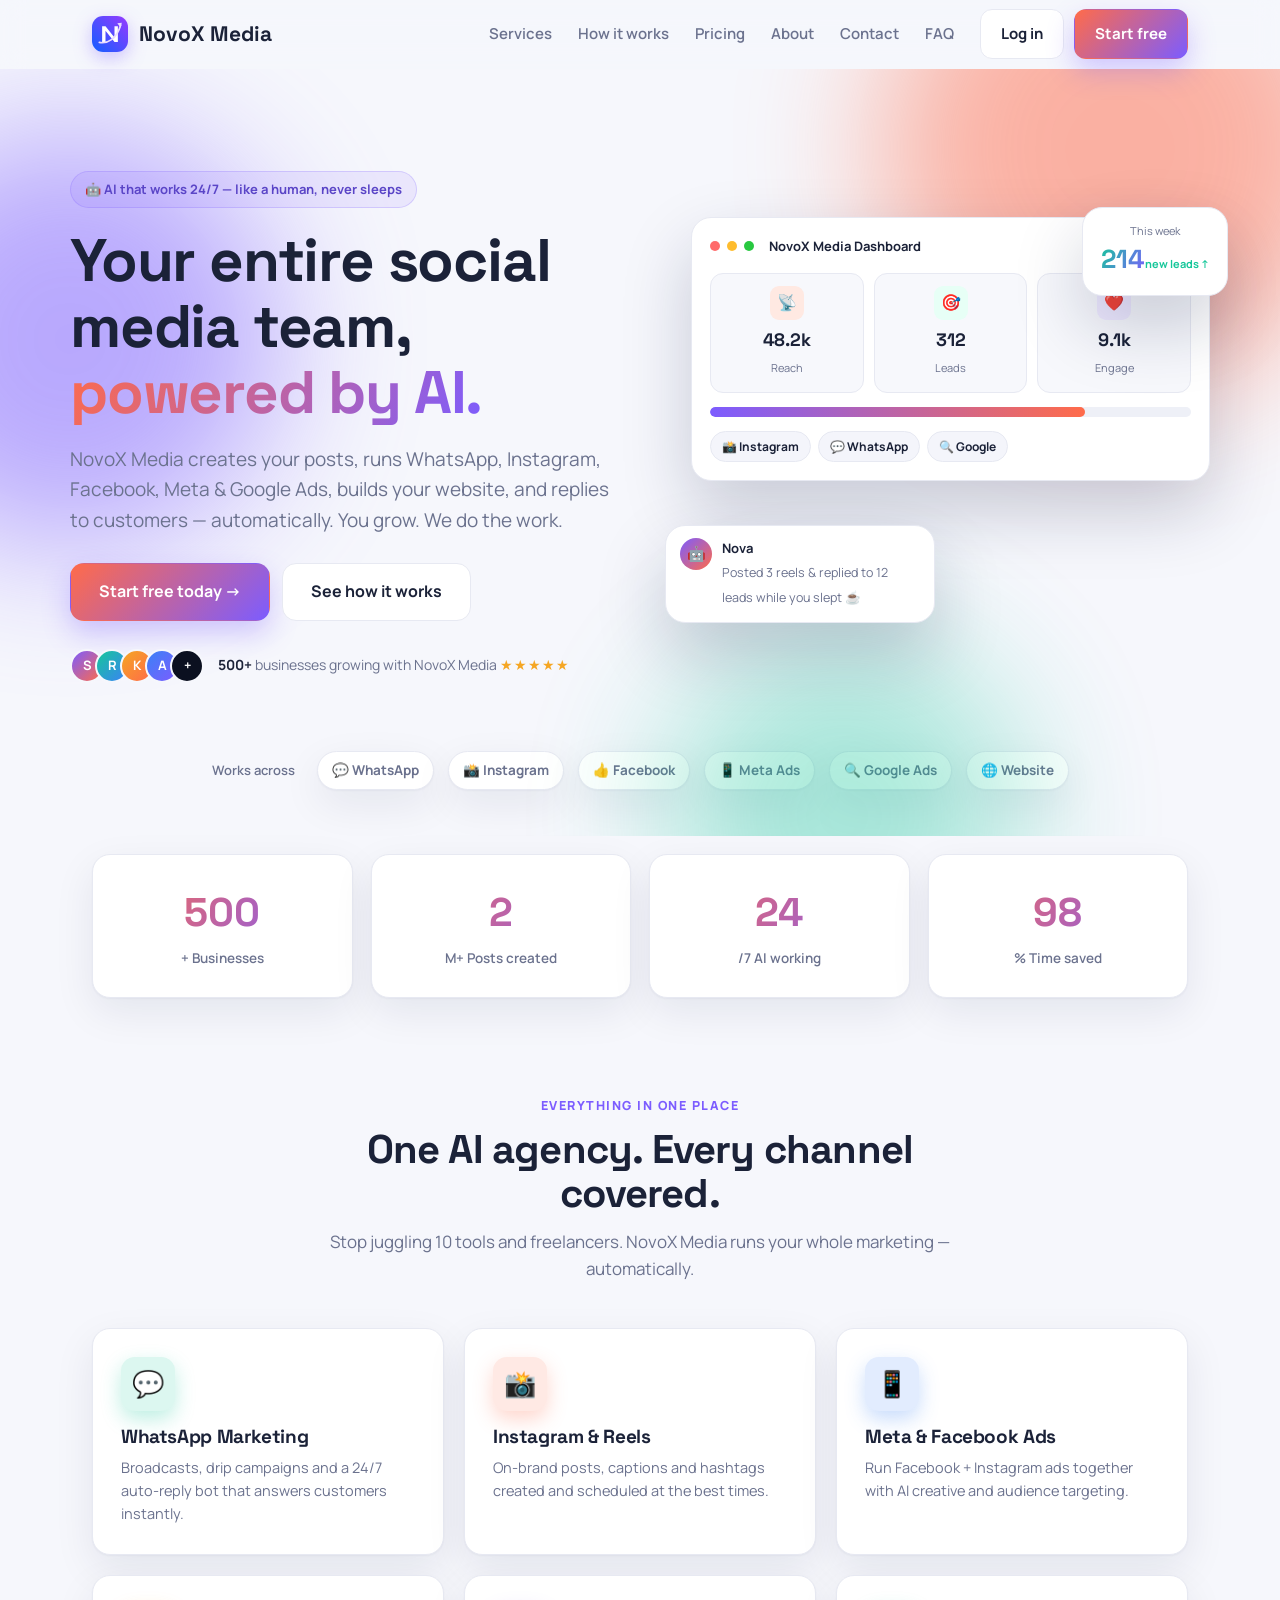
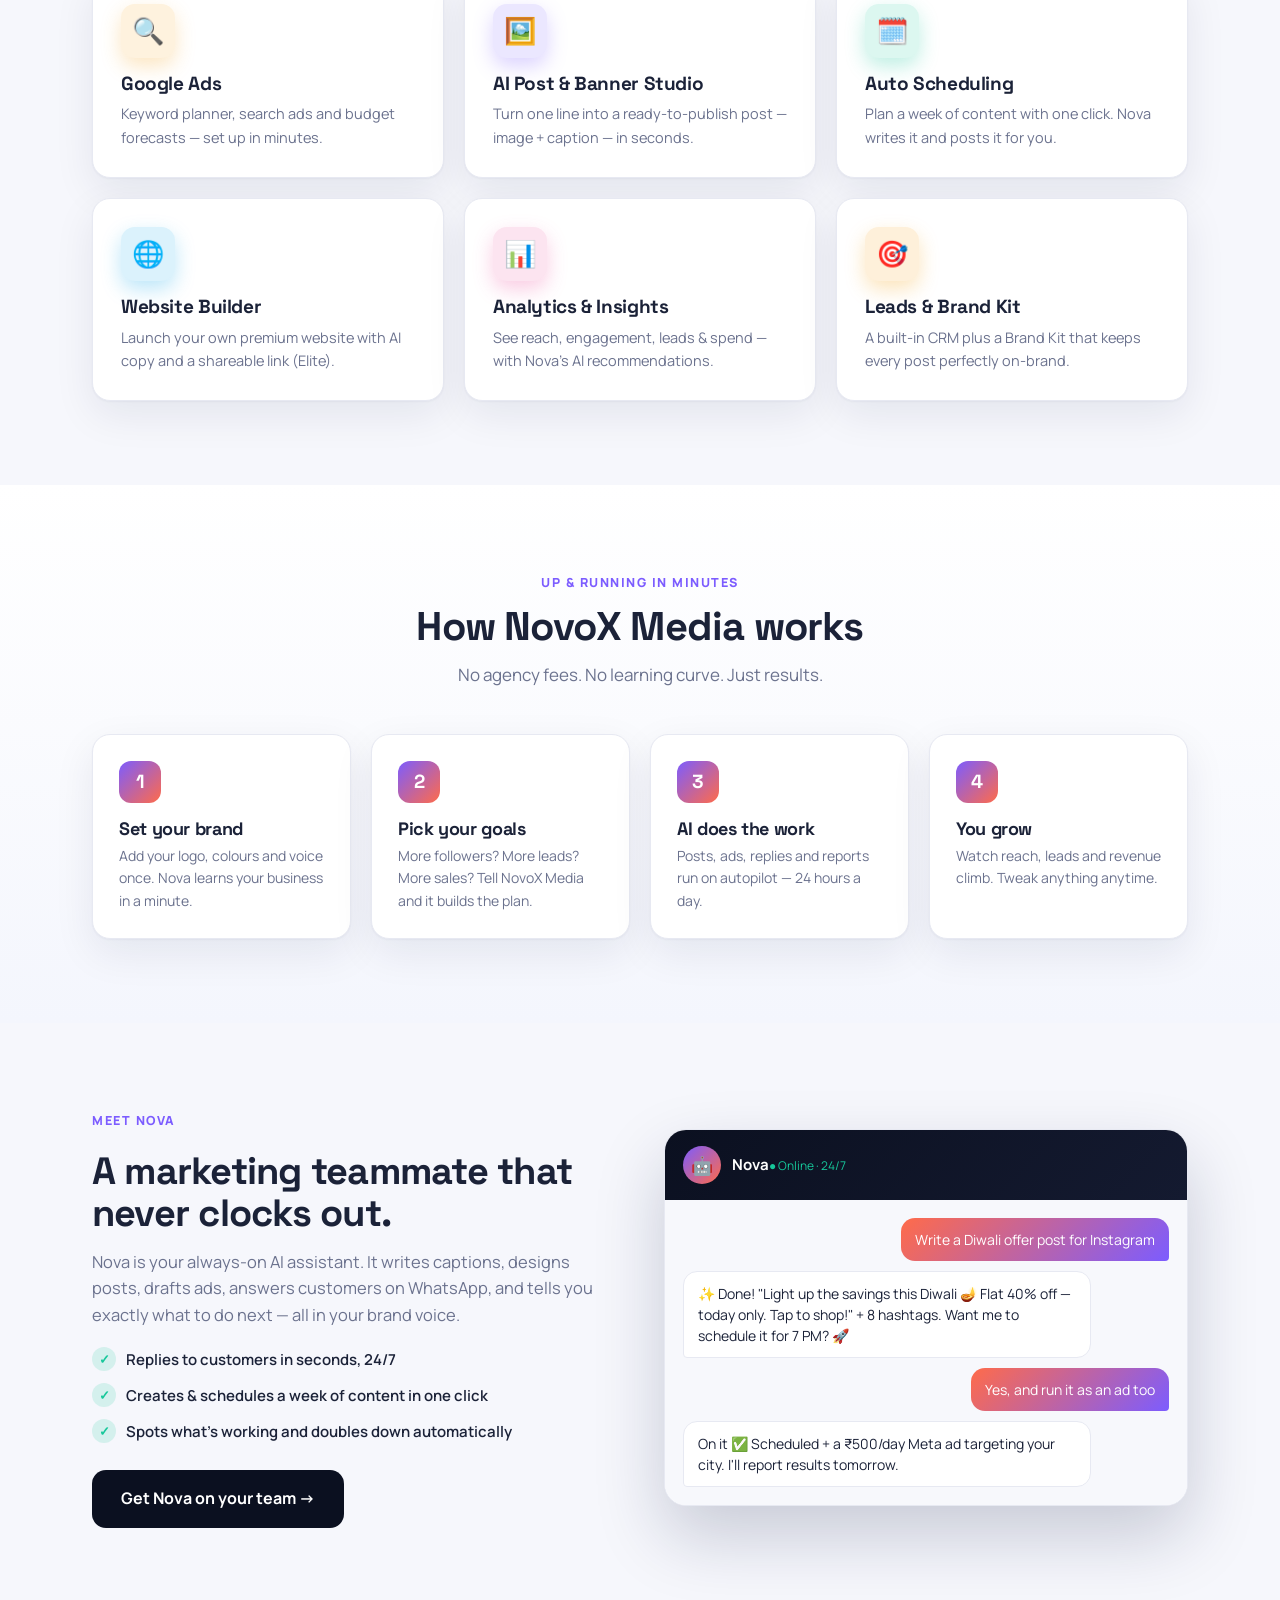
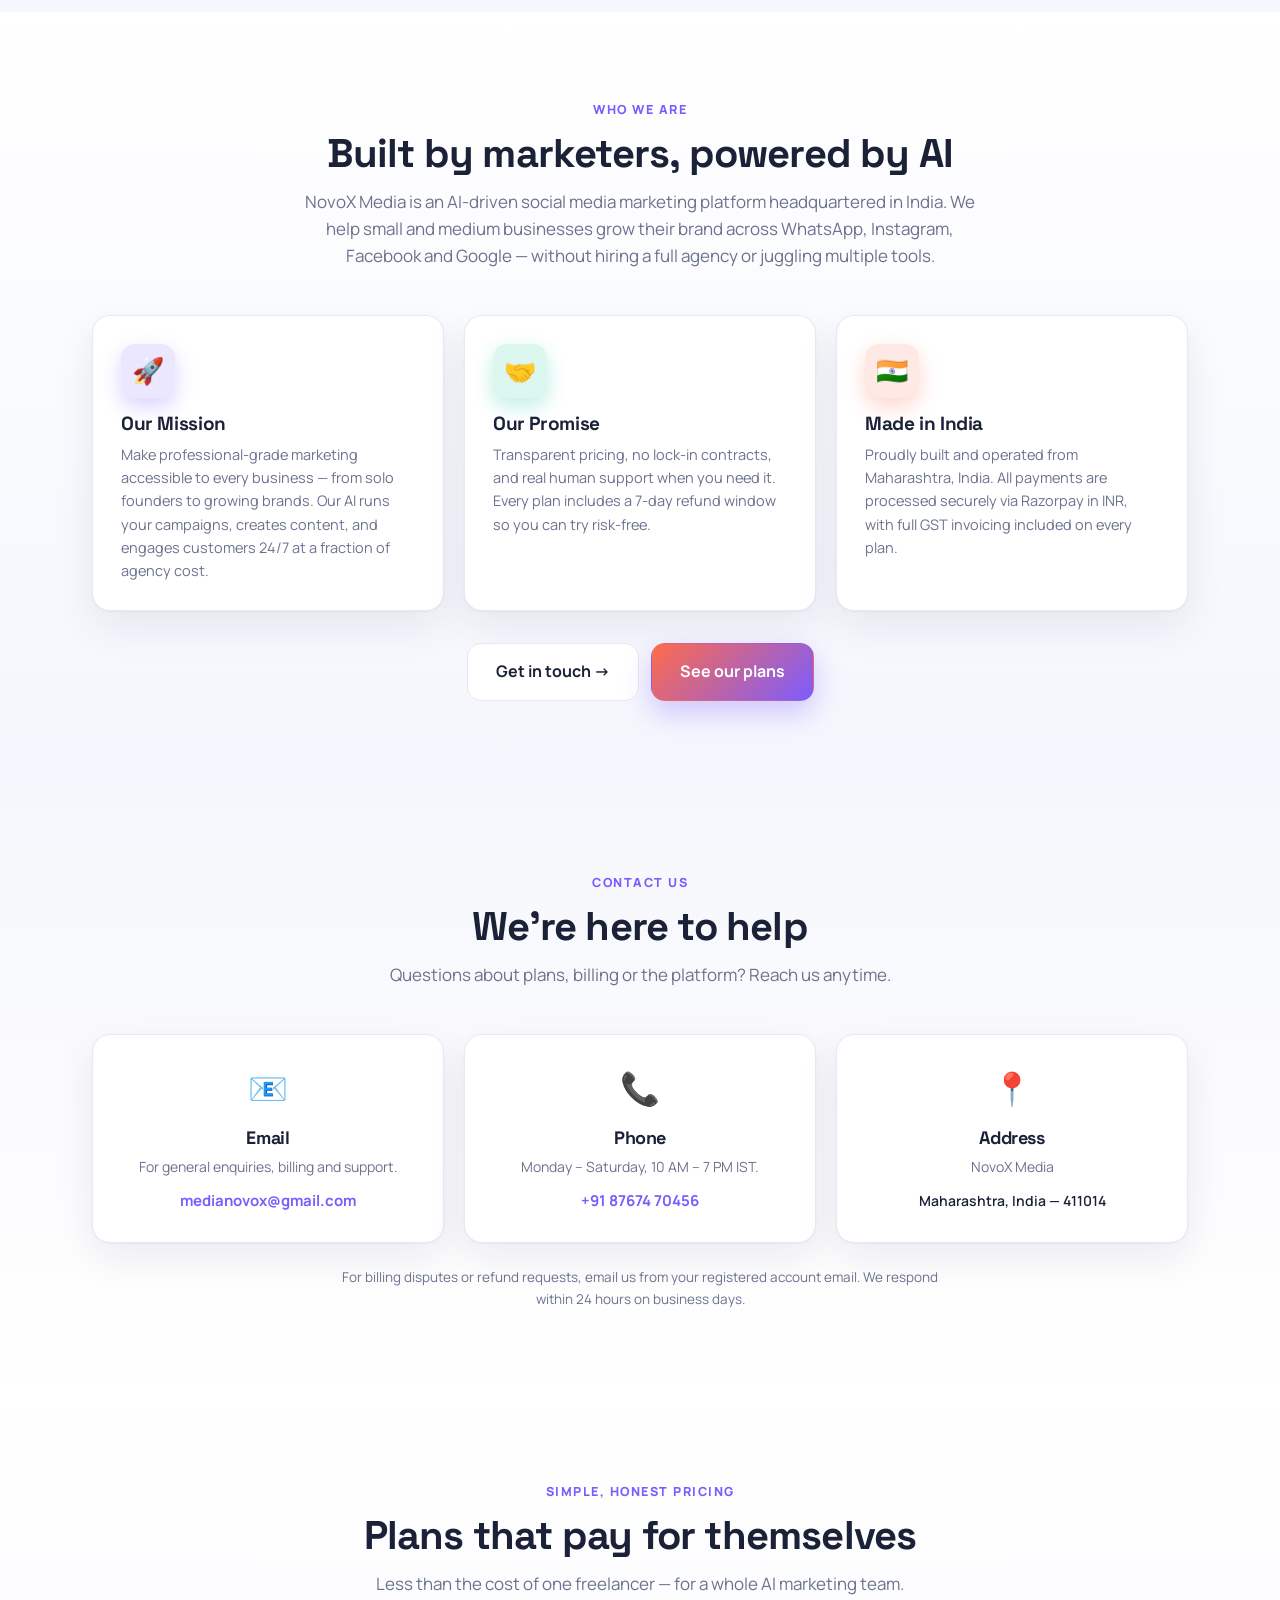
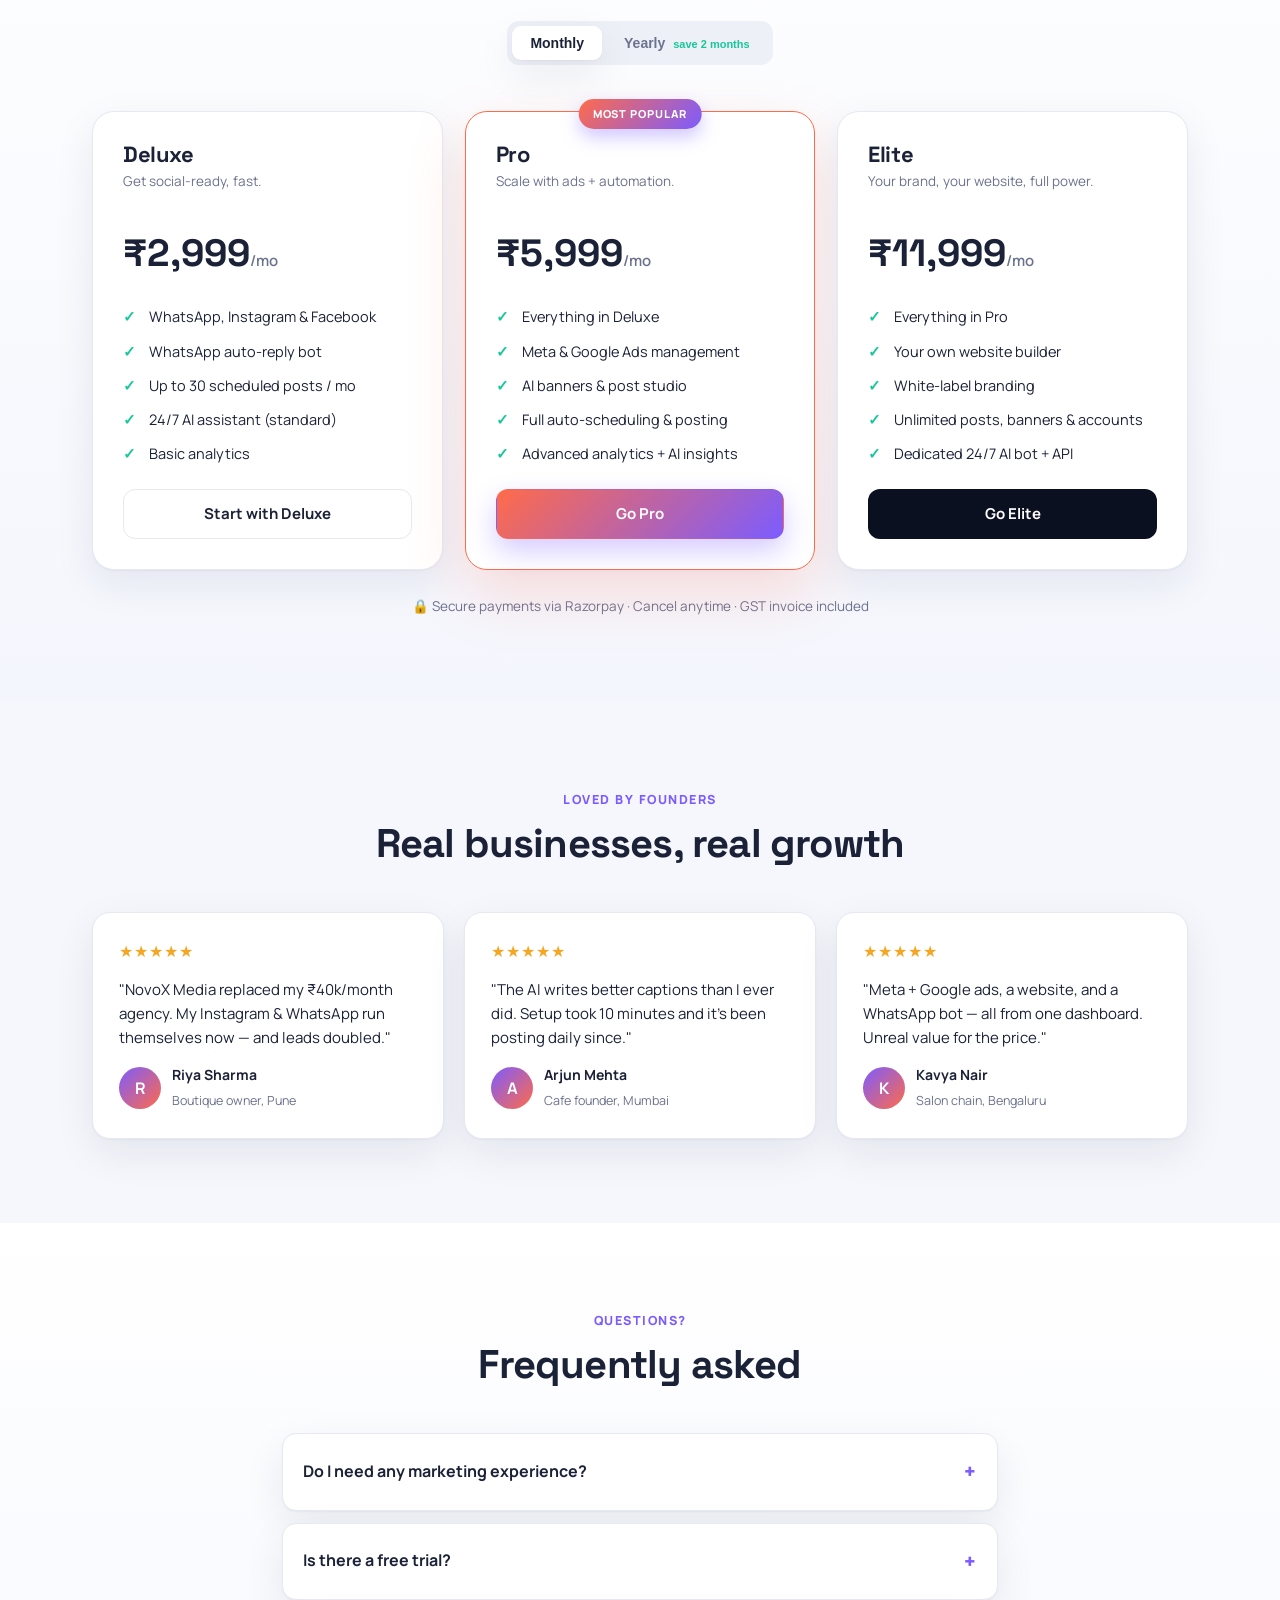
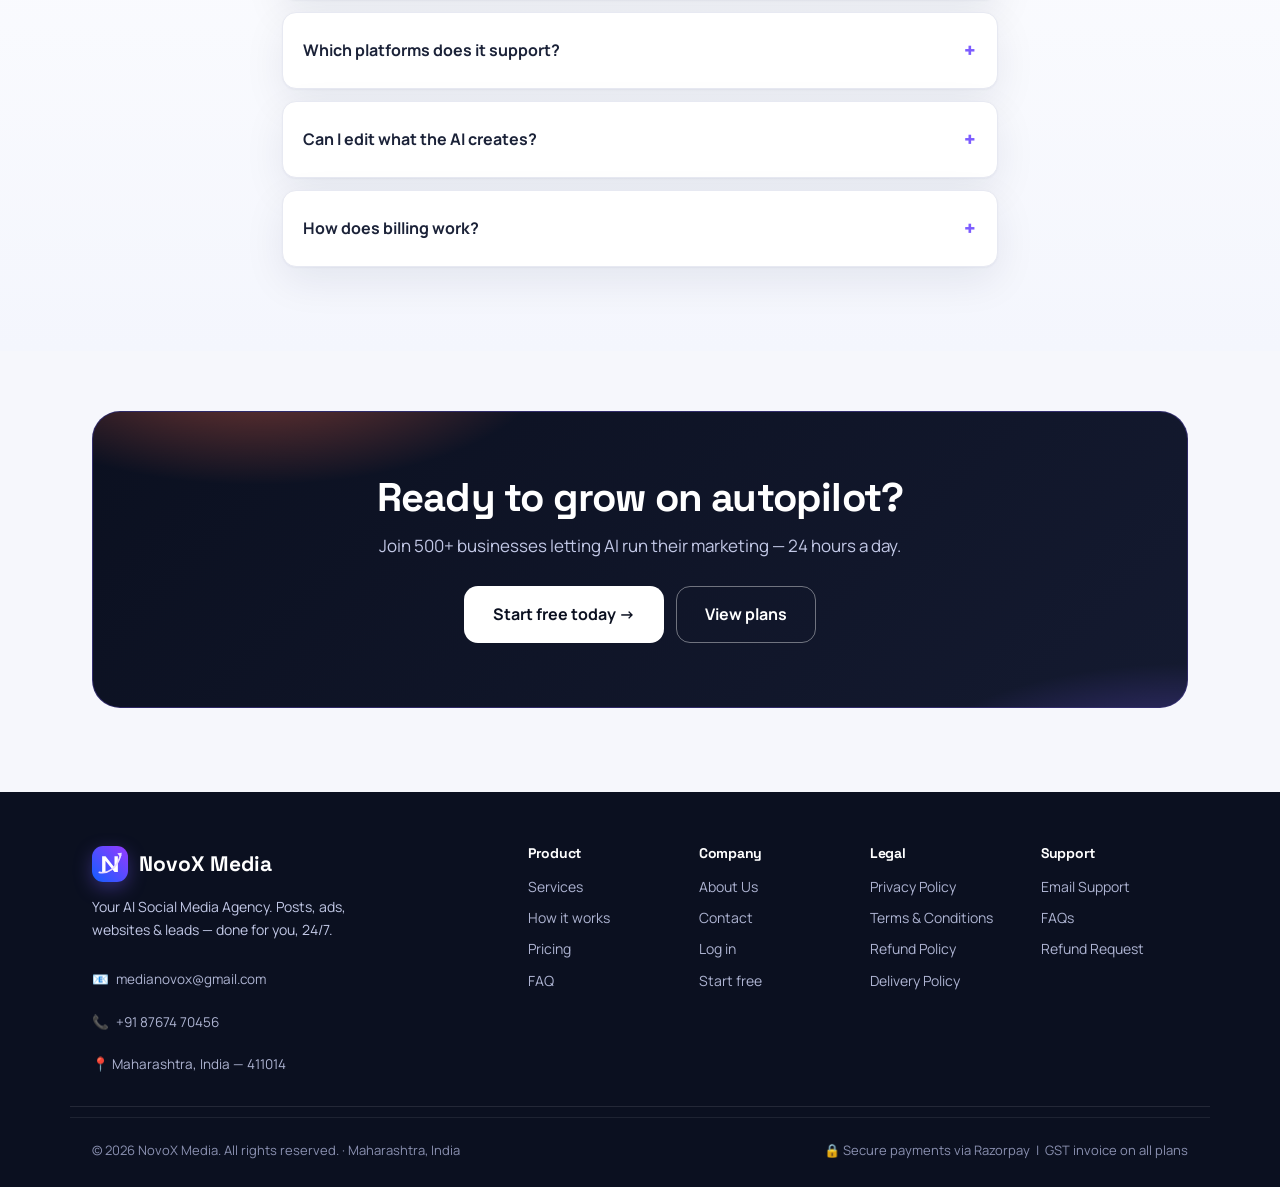
<file: index.html>
<!doctype html>
<html lang="en">
<head>
  <meta charset="utf-8" />
  <meta name="viewport" content="width=device-width, initial-scale=1" />
  <title>NovoX Media — Your AI Social Media Agency, working 24/7</title>
  <meta name="description" content="NovoX Media grows your brand on WhatsApp, Instagram, Facebook, Meta & Google Ads with AI that creates posts, runs campaigns, builds your website and replies to customers — 24/7." />
  <meta property="og:title" content="NovoX Media — Your AI Social Media Agency" />
  <meta property="og:description" content="AI bots that market your business around the clock. Posts, ads, websites, leads — done for you." />
  <meta property="og:type" content="website" />
  <link rel="icon" type="image/svg+xml" href="logo.svg" />
  <link rel="preconnect" href="https://fonts.googleapis.com" />
  <link rel="preconnect" href="https://fonts.gstatic.com" crossorigin />
  <link href="https://fonts.googleapis.com/css2?family=Manrope:wght@400;500;600;700;800&family=Space+Grotesk:wght@500;600;700&display=swap" rel="stylesheet" />
  <link rel="stylesheet" href="styles.css" />
</head>
<body>

  <!-- ===== NAV ===== -->
  <header class="nav" id="nav">
    <div class="wrap nav-in">
      <a href="#top" class="brand">
        <span class="brand-mark">N</span>
        <span class="brand-name">NovoX Media</span>
      </a>
      <nav class="nav-links" id="navLinks">
        <a href="#services">Services</a>
        <a href="#how">How it works</a>
        <a href="#pricing">Pricing</a>
        <a href="#about">About</a>
        <a href="/contact">Contact</a>
        <a href="#faq">FAQ</a>
      </nav>
      <div class="nav-cta">
        <a href="#" class="btn btn-ghost cta-login">Log in</a>
        <a href="#" class="btn btn-primary cta-start">Start free</a>
      </div>
      <button class="hamburger" id="hamburger" aria-label="Menu"><span></span><span></span><span></span></button>
    </div>
  </header>

  <!-- ===== HERO ===== -->
  <section class="hero" id="top">
    <div class="aurora"><span class="blob b1"></span><span class="blob b2"></span><span class="blob b3"></span></div>
    <div class="wrap hero-in">
      <div class="hero-copy reveal">
        <span class="pill">🤖 AI that works 24/7 — like a human, never sleeps</span>
        <h1>Your entire social media team,<span class="grad"> powered by AI.</span></h1>
        <p class="lead">NovoX Media creates your posts, runs WhatsApp, Instagram, Facebook, Meta &amp; Google Ads, builds your website, and replies to customers — automatically. You grow. We do the work.</p>
        <div class="hero-actions">
          <a href="#" class="btn btn-primary btn-lg cta-start">Start free today →</a>
          <a href="#how" class="btn btn-ghost btn-lg">See how it works</a>
        </div>
        <div class="trust">
          <div class="avatars"><span>S</span><span>R</span><span>K</span><span>A</span><span>+</span></div>
          <div><strong>500+</strong> businesses growing with NovoX Media <span class="stars">★★★★★</span></div>
        </div>
      </div>

      <div class="hero-art reveal" data-delay="120">
        <div class="mock mock-main float">
          <div class="mock-top"><span class="dot"></span><span class="dot"></span><span class="dot"></span><b>NovoX Media Dashboard</b></div>
          <div class="mock-grid">
            <div class="mtile"><span class="mt-ic" style="background:#ffe9e2;color:#ff6b4a">📡</span><b>48.2k</b><i>Reach</i></div>
            <div class="mtile"><span class="mt-ic" style="background:#e7fff6;color:#16c79a">🎯</span><b>312</b><i>Leads</i></div>
            <div class="mtile"><span class="mt-ic" style="background:#efeaff;color:#7c5cff">❤️</span><b>9.1k</b><i>Engage</i></div>
          </div>
          <div class="mbar"><span style="width:78%"></span></div>
          <div class="mrow"><span class="chip">📸 Instagram</span><span class="chip">💬 WhatsApp</span><span class="chip">🔍 Google</span></div>
        </div>
        <div class="mock mock-chat float-slow">
          <div class="mc-ava">🤖</div>
          <div class="mc-bubble"><b>Nova</b><span>Posted 3 reels &amp; replied to 12 leads while you slept ☕</span></div>
        </div>
        <div class="mock mock-stat float-fast">
          <i>This week</i><b class="count" data-to="214">0</b><span>new leads ↑</span>
        </div>
      </div>
    </div>

    <!-- platform strip -->
    <div class="wrap">
      <div class="strip reveal">
        <span>Works across</span>
        <div class="strip-logos">
          <div>💬 WhatsApp</div><div>📸 Instagram</div><div>👍 Facebook</div><div>📱 Meta Ads</div><div>🔍 Google Ads</div><div>🌐 Website</div>
        </div>
      </div>
    </div>
  </section>

  <!-- ===== STATS ===== -->
  <section class="stats">
    <div class="wrap stat-band">
      <div class="stat reveal"><b class="count" data-to="500">0</b><span>+ Businesses</span></div>
      <div class="stat reveal" data-delay="80"><b class="count" data-to="2">0</b><span>M+ Posts created</span></div>
      <div class="stat reveal" data-delay="160"><b class="count" data-to="24">0</b><span>/7 AI working</span></div>
      <div class="stat reveal" data-delay="240"><b class="count" data-to="98">0</b><span>% Time saved</span></div>
    </div>
  </section>

  <!-- ===== SERVICES ===== -->
  <section class="section" id="services">
    <div class="wrap">
      <div class="head reveal">
        <span class="eyebrow">Everything in one place</span>
        <h2>One AI agency. Every channel covered.</h2>
        <p>Stop juggling 10 tools and freelancers. NovoX Media runs your whole marketing — automatically.</p>
      </div>
      <div class="cards">
        <article class="card reveal"><div class="c-ic" style="--c:#16c79a">💬</div><h3>WhatsApp Marketing</h3><p>Broadcasts, drip campaigns and a 24/7 auto-reply bot that answers customers instantly.</p></article>
        <article class="card reveal" data-delay="60"><div class="c-ic" style="--c:#ff6b4a">📸</div><h3>Instagram &amp; Reels</h3><p>On-brand posts, captions and hashtags created and scheduled at the best times.</p></article>
        <article class="card reveal" data-delay="120"><div class="c-ic" style="--c:#3b82f6">📱</div><h3>Meta &amp; Facebook Ads</h3><p>Run Facebook + Instagram ads together with AI creative and audience targeting.</p></article>
        <article class="card reveal"><div class="c-ic" style="--c:#f5a623">🔍</div><h3>Google Ads</h3><p>Keyword planner, search ads and budget forecasts — set up in minutes.</p></article>
        <article class="card reveal" data-delay="60"><div class="c-ic" style="--c:#7c5cff">🖼️</div><h3>AI Post &amp; Banner Studio</h3><p>Turn one line into a ready-to-publish post — image + caption — in seconds.</p></article>
        <article class="card reveal" data-delay="120"><div class="c-ic" style="--c:#16c79a">🗓️</div><h3>Auto Scheduling</h3><p>Plan a week of content with one click. Nova writes it and posts it for you.</p></article>
        <article class="card reveal"><div class="c-ic" style="--c:#0ea5e9">🌐</div><h3>Website Builder</h3><p>Launch your own premium website with AI copy and a shareable link (Elite).</p></article>
        <article class="card reveal" data-delay="60"><div class="c-ic" style="--c:#ec4899">📊</div><h3>Analytics &amp; Insights</h3><p>See reach, engagement, leads &amp; spend — with Nova's AI recommendations.</p></article>
        <article class="card reveal" data-delay="120"><div class="c-ic" style="--c:#f59e0b">🎯</div><h3>Leads &amp; Brand Kit</h3><p>A built-in CRM plus a Brand Kit that keeps every post perfectly on-brand.</p></article>
      </div>
    </div>
  </section>

  <!-- ===== HOW IT WORKS ===== -->
  <section class="section alt" id="how">
    <div class="wrap">
      <div class="head reveal">
        <span class="eyebrow">Up &amp; running in minutes</span>
        <h2>How NovoX Media works</h2>
        <p>No agency fees. No learning curve. Just results.</p>
      </div>
      <div class="steps">
        <div class="step reveal"><span class="s-no">1</span><h3>Set your brand</h3><p>Add your logo, colours and voice once. Nova learns your business in a minute.</p></div>
        <div class="step reveal" data-delay="100"><span class="s-no">2</span><h3>Pick your goals</h3><p>More followers? More leads? More sales? Tell NovoX Media and it builds the plan.</p></div>
        <div class="step reveal" data-delay="200"><span class="s-no">3</span><h3>AI does the work</h3><p>Posts, ads, replies and reports run on autopilot — 24 hours a day.</p></div>
        <div class="step reveal" data-delay="300"><span class="s-no">4</span><h3>You grow</h3><p>Watch reach, leads and revenue climb. Tweak anything anytime.</p></div>
      </div>
    </div>
  </section>

  <!-- ===== AI HIGHLIGHT ===== -->
  <section class="section">
    <div class="wrap split">
      <div class="split-copy reveal">
        <span class="eyebrow">Meet Nova</span>
        <h2>A marketing teammate that never clocks out.</h2>
        <p>Nova is your always-on AI assistant. It writes captions, designs posts, drafts ads, answers customers on WhatsApp, and tells you exactly what to do next — all in your brand voice.</p>
        <ul class="ticks">
          <li>Replies to customers in seconds, 24/7</li>
          <li>Creates &amp; schedules a week of content in one click</li>
          <li>Spots what's working and doubles down automatically</li>
        </ul>
        <a href="#pricing" class="btn btn-dark btn-lg">Get Nova on your team →</a>
      </div>
      <div class="split-art reveal" data-delay="120">
        <div class="chatcard float">
          <div class="cc-head"><span class="cc-ava">🤖</span><div><b>Nova</b><i>● Online · 24/7</i></div></div>
          <div class="cc-body">
            <div class="cc-msg me">Write a Diwali offer post for Instagram</div>
            <div class="cc-msg bot">✨ Done! "Light up the savings this Diwali 🪔 Flat 40% off — today only. Tap to shop!" + 8 hashtags. Want me to schedule it for 7 PM? 🚀</div>
            <div class="cc-msg me">Yes, and run it as an ad too</div>
            <div class="cc-msg bot">On it ✅ Scheduled + a ₹500/day Meta ad targeting your city. I'll report results tomorrow.</div>
          </div>
        </div>
      </div>
    </div>
  </section>

  <!-- ===== ABOUT ===== -->
  <section class="section alt" id="about">
    <div class="wrap">
      <div class="head reveal">
        <span class="eyebrow">Who we are</span>
        <h2>Built by marketers, powered by AI</h2>
        <p>NovoX Media is an AI-driven social media marketing platform headquartered in India. We help small and medium businesses grow their brand across WhatsApp, Instagram, Facebook and Google — without hiring a full agency or juggling multiple tools.</p>
      </div>
      <div class="about-grid">
        <div class="about-item reveal">
          <div class="c-ic" style="--c:#7c5cff">🚀</div>
          <h3>Our Mission</h3>
          <p>Make professional-grade marketing accessible to every business — from solo founders to growing brands. Our AI runs your campaigns, creates content, and engages customers 24/7 at a fraction of agency cost.</p>
        </div>
        <div class="about-item reveal" data-delay="80">
          <div class="c-ic" style="--c:#16c79a">🤝</div>
          <h3>Our Promise</h3>
          <p>Transparent pricing, no lock-in contracts, and real human support when you need it. Every plan includes a 7-day refund window so you can try risk-free.</p>
        </div>
        <div class="about-item reveal" data-delay="160">
          <div class="c-ic" style="--c:#ff6b4a">🇮🇳</div>
          <h3>Made in India</h3>
          <p>Proudly built and operated from Maharashtra, India. All payments are processed securely via Razorpay in INR, with full GST invoicing included on every plan.</p>
        </div>
      </div>
      <div class="about-cta reveal">
        <a href="/contact" class="btn btn-ghost btn-lg">Get in touch →</a>
        <a href="#pricing" class="btn btn-primary btn-lg">See our plans</a>
      </div>
    </div>
  </section>

  <!-- ===== CONTACT STRIP ===== -->
  <section class="section contact-strip" id="contact">
    <div class="wrap">
      <div class="head reveal">
        <span class="eyebrow">Contact us</span>
        <h2>We're here to help</h2>
        <p>Questions about plans, billing or the platform? Reach us anytime.</p>
      </div>
      <div class="contact-cards">
        <div class="contact-card reveal">
          <div class="cc-icon">📧</div>
          <h3>Email</h3>
          <p>For general enquiries, billing and support.</p>
          <a href="mailto:medianovox@gmail.com" class="contact-link">medianovox@gmail.com</a>
        </div>
        <div class="contact-card reveal" data-delay="80">
          <div class="cc-icon">📞</div>
          <h3>Phone</h3>
          <p>Monday – Saturday, 10 AM – 7 PM IST.</p>
          <a href="tel:+918767470456" class="contact-link">+91 87674 70456</a>
        </div>
        <div class="contact-card reveal" data-delay="160">
          <div class="cc-icon">📍</div>
          <h3>Address</h3>
          <p>NovoX Media</p>
          <span class="contact-addr">Maharashtra, India — 411014</span>
        </div>
      </div>
      <p class="contact-note reveal">For billing disputes or refund requests, email us from your registered account email. We respond within 24 hours on business days.</p>
    </div>
  </section>

  <!-- ===== PRICING ===== -->
  <section class="section alt" id="pricing">
    <div class="wrap">
      <div class="head reveal">
        <span class="eyebrow">Simple, honest pricing</span>
        <h2>Plans that pay for themselves</h2>
        <p>Less than the cost of one freelancer — for a whole AI marketing team.</p>
        <div class="toggle reveal">
          <button class="t-btn active" data-cycle="monthly">Monthly</button>
          <button class="t-btn" data-cycle="yearly">Yearly <em>save 2 months</em></button>
        </div>
      </div>
      <div class="plans">
        <article class="plan reveal">
          <h3>Deluxe</h3>
          <p class="tag">Get social-ready, fast.</p>
          <div class="price"><span class="amt" data-m="2,999" data-y="29,990">₹2,999</span><i class="per">/mo</i></div>
          <ul>
            <li>WhatsApp, Instagram &amp; Facebook</li>
            <li>WhatsApp auto-reply bot</li>
            <li>Up to 30 scheduled posts / mo</li>
            <li>24/7 AI assistant (standard)</li>
            <li>Basic analytics</li>
          </ul>
          <a href="#" class="btn btn-ghost btn-block cta-start">Start with Deluxe</a>
        </article>

        <article class="plan pop reveal" data-delay="100">
          <div class="ribbon">MOST POPULAR</div>
          <h3>Pro</h3>
          <p class="tag">Scale with ads + automation.</p>
          <div class="price"><span class="amt" data-m="5,999" data-y="59,990">₹5,999</span><i class="per">/mo</i></div>
          <ul>
            <li>Everything in Deluxe</li>
            <li>Meta &amp; Google Ads management</li>
            <li>AI banners &amp; post studio</li>
            <li>Full auto-scheduling &amp; posting</li>
            <li>Advanced analytics + AI insights</li>
          </ul>
          <a href="#" class="btn btn-primary btn-block cta-start">Go Pro</a>
        </article>

        <article class="plan reveal" data-delay="200">
          <h3>Elite</h3>
          <p class="tag">Your brand, your website, full power.</p>
          <div class="price"><span class="amt" data-m="11,999" data-y="1,19,990">₹11,999</span><i class="per">/mo</i></div>
          <ul>
            <li>Everything in Pro</li>
            <li>Your own website builder</li>
            <li>White-label branding</li>
            <li>Unlimited posts, banners &amp; accounts</li>
            <li>Dedicated 24/7 AI bot + API</li>
          </ul>
          <a href="#" class="btn btn-dark btn-block cta-start">Go Elite</a>
        </article>
      </div>
      <p class="pay-note reveal">🔒 Secure payments via Razorpay · Cancel anytime · GST invoice included</p>
    </div>
  </section>

  <!-- ===== TESTIMONIALS ===== -->
  <section class="section">
    <div class="wrap">
      <div class="head reveal"><span class="eyebrow">Loved by founders</span><h2>Real businesses, real growth</h2></div>
      <div class="quotes">
        <figure class="quote reveal"><div class="stars">★★★★★</div><blockquote>"NovoX Media replaced my ₹40k/month agency. My Instagram &amp; WhatsApp run themselves now — and leads doubled."</blockquote><figcaption><span>R</span><div><b>Riya Sharma</b><i>Boutique owner, Pune</i></div></figcaption></figure>
        <figure class="quote reveal" data-delay="100"><div class="stars">★★★★★</div><blockquote>"The AI writes better captions than I ever did. Setup took 10 minutes and it's been posting daily since."</blockquote><figcaption><span>A</span><div><b>Arjun Mehta</b><i>Cafe founder, Mumbai</i></div></figcaption></figure>
        <figure class="quote reveal" data-delay="200"><div class="stars">★★★★★</div><blockquote>"Meta + Google ads, a website, and a WhatsApp bot — all from one dashboard. Unreal value for the price."</blockquote><figcaption><span>K</span><div><b>Kavya Nair</b><i>Salon chain, Bengaluru</i></div></figcaption></figure>
      </div>
    </div>
  </section>

  <!-- ===== FAQ ===== -->
  <section class="section alt" id="faq">
    <div class="wrap narrow">
      <div class="head reveal"><span class="eyebrow">Questions?</span><h2>Frequently asked</h2></div>
      <div class="faq">
        <details class="reveal"><summary>Do I need any marketing experience?<span class="ac">+</span></summary><p>None at all. Tell NovoX Media about your business and your goals — the AI handles strategy, content, ads and replies for you.</p></details>
        <details class="reveal"><summary>Is there a free trial?<span class="ac">+</span></summary><p>Yes — you can start free and explore the dashboard. Upgrade to a plan whenever you're ready to go live.</p></details>
        <details class="reveal"><summary>Which platforms does it support?<span class="ac">+</span></summary><p>WhatsApp, Instagram, Facebook, Meta Ads and Google Ads — plus your own website on the Elite plan.</p></details>
        <details class="reveal"><summary>Can I edit what the AI creates?<span class="ac">+</span></summary><p>Absolutely. Every post, ad and reply is fully editable. Approve, tweak, or let it run on autopilot.</p></details>
        <details class="reveal"><summary>How does billing work?<span class="ac">+</span></summary><p>Simple monthly or yearly plans via Razorpay (cards, UPI, netbanking). Cancel anytime — no lock-in.</p></details>
      </div>
    </div>
  </section>

  <!-- ===== CTA ===== -->
  <section class="cta-final">
    <div class="wrap">
      <div class="cta-box reveal">
        <h2>Ready to grow on autopilot?</h2>
        <p>Join 500+ businesses letting AI run their marketing — 24 hours a day.</p>
        <div class="hero-actions center">
          <a href="#" class="btn btn-light btn-lg cta-start">Start free today →</a>
          <a href="#pricing" class="btn btn-outline btn-lg">View plans</a>
        </div>
      </div>
    </div>
  </section>

  <!-- ===== FOOTER ===== -->
  <footer class="footer">
    <div class="wrap foot-in">
      <div class="foot-brand">
        <a href="#top" class="brand"><span class="brand-mark">N</span><span class="brand-name">NovoX Media</span></a>
        <p>Your AI Social Media Agency. Posts, ads, websites &amp; leads — done for you, 24/7.</p>
        <div class="foot-contact">
          <p>📧 <a href="mailto:medianovox@gmail.com">medianovox@gmail.com</a></p>
          <p>📞 <a href="tel:+918767470456">+91 87674 70456</a></p>
          <p>📍 Maharashtra, India — 411014</p>
        </div>
      </div>
      <div class="foot-cols">
        <div>
          <h4>Product</h4>
          <a href="#services">Services</a>
          <a href="#how">How it works</a>
          <a href="#pricing">Pricing</a>
          <a href="#faq">FAQ</a>
        </div>
        <div>
          <h4>Company</h4>
          <a href="#about">About Us</a>
          <a href="/contact">Contact</a>
          <a href="#" class="cta-login">Log in</a>
          <a href="#" class="cta-start">Start free</a>
        </div>
        <div>
          <h4>Legal</h4>
          <a href="/privacy">Privacy Policy</a>
          <a href="/terms">Terms &amp; Conditions</a>
          <a href="/refund">Refund Policy</a>
          <a href="/shipping">Delivery Policy</a>
        </div>
        <div>
          <h4>Support</h4>
          <a href="mailto:medianovox@gmail.com">Email Support</a>
          <a href="#faq">FAQs</a>
          <a href="/refund">Refund Request</a>
        </div>
      </div>
    </div>
    <div class="wrap foot-bottom">
      <span>© <span id="year"></span> NovoX Media. All rights reserved. · Maharashtra, India</span>
      <span>🔒 Secure payments via Razorpay &nbsp;|&nbsp; GST invoice on all plans</span>
    </div>
  </footer>

  <script src="script.js"></script>
</body>
</html>
</file>
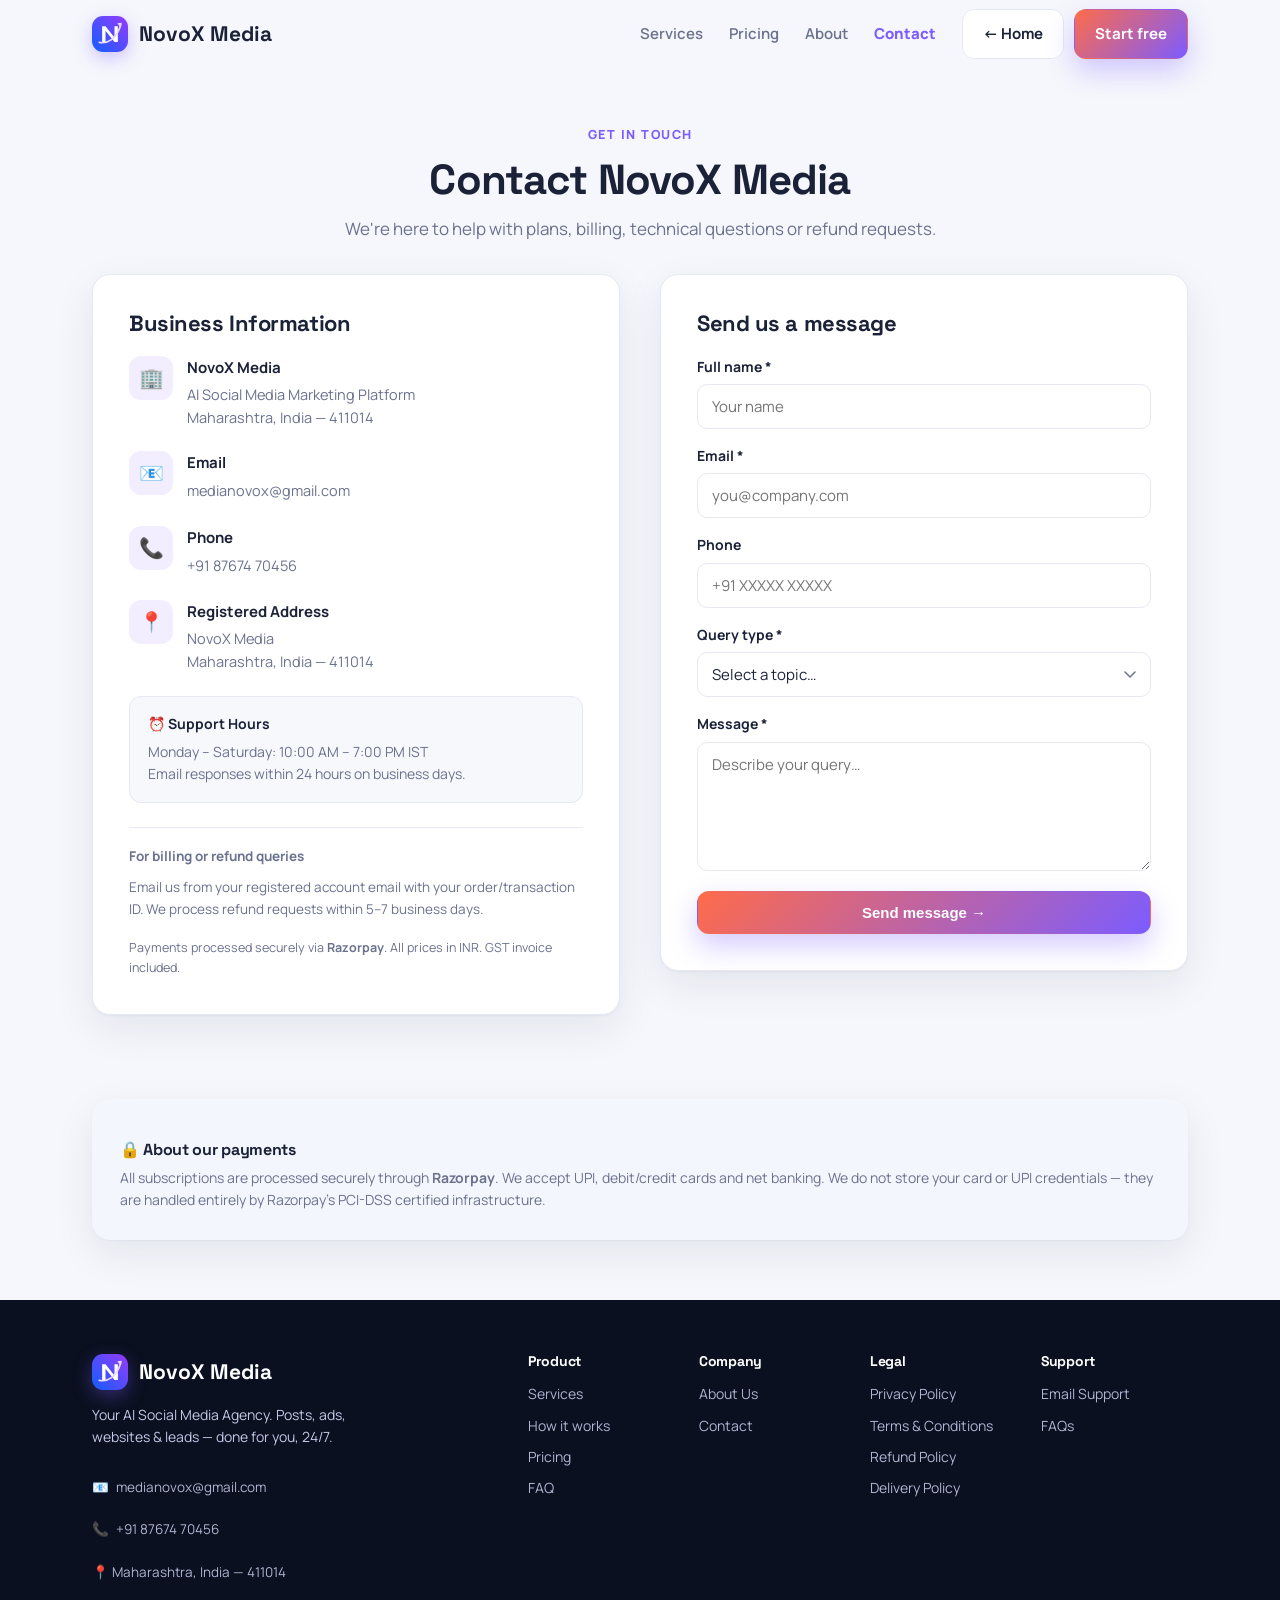
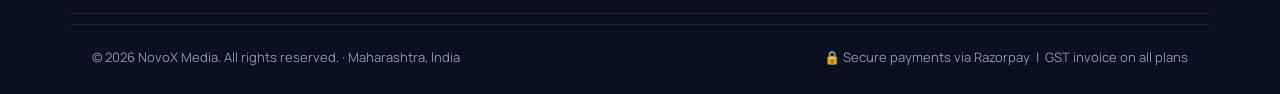
<file: contact.html>
<!doctype html>
<html lang="en">
<head>
  <meta charset="utf-8" />
  <meta name="viewport" content="width=device-width, initial-scale=1" />
  <title>Contact Us — NovoX Media</title>
  <meta name="description" content="Contact NovoX Media for support, billing enquiries, refund requests or general questions about our AI social media marketing platform." />
  <link rel="icon" type="image/svg+xml" href="logo.svg" />
  <link rel="preconnect" href="https://fonts.googleapis.com" />
  <link rel="preconnect" href="https://fonts.gstatic.com" crossorigin />
  <link href="https://fonts.googleapis.com/css2?family=Manrope:wght@400;500;600;700;800&family=Space+Grotesk:wght@500;600;700&display=swap" rel="stylesheet" />
  <link rel="stylesheet" href="styles.css" />
  <link rel="stylesheet" href="legal.css" />
  <style>
    .contact-page-grid{display:grid;grid-template-columns:1fr 1fr;gap:40px;align-items:start;margin-top:32px}
    .contact-info-box{background:#fff;border:1px solid var(--line);border-radius:var(--radius);padding:36px;box-shadow:var(--shadow)}
    .contact-info-box h2{font-size:22px;margin-bottom:20px}
    .cinfo-row{display:flex;gap:14px;align-items:flex-start;margin-bottom:22px}
    .cinfo-ic{width:44px;height:44px;border-radius:12px;flex:none;display:grid;place-items:center;font-size:20px;background:rgba(124,92,255,.1)}
    .cinfo-text b{display:block;font-size:15px;margin-bottom:3px}
    .cinfo-text a,.cinfo-text p{font-size:14.5px;color:var(--muted)}
    .cinfo-text a:hover{color:var(--violet)}
    .cinfo-hours{background:#f7f8fc;border:1px solid var(--line);border-radius:12px;padding:16px 18px;margin-top:20px;font-size:14px;color:var(--muted)}
    .cinfo-hours b{display:block;font-size:14px;color:var(--text);margin-bottom:6px}
    .contact-form-box{background:#fff;border:1px solid var(--line);border-radius:var(--radius);padding:36px;box-shadow:var(--shadow)}
    .contact-form-box h2{font-size:22px;margin-bottom:20px}
    .cf-field{display:flex;flex-direction:column;gap:6px;margin-bottom:16px}
    .cf-field label{font-weight:700;font-size:14px}
    .cf-input{border:1px solid var(--line);border-radius:10px;padding:11px 14px;font-size:15px;font-family:var(--font);color:var(--text);background:#fff;transition:border-color .15s,box-shadow .15s;resize:vertical}
    .cf-input:focus{outline:none;border-color:var(--violet);box-shadow:0 0 0 3px rgba(124,92,255,.12)}
    .cf-select{appearance:none;background:url("data:image/svg+xml,%3Csvg xmlns='http://www.w3.org/2000/svg' width='12' height='8' viewBox='0 0 12 8'%3E%3Cpath d='M1 1l5 5 5-5' stroke='%236b728e' fill='none' stroke-width='1.5' stroke-linecap='round'/%3E%3C/svg%3E") no-repeat right 14px center;padding-right:36px}
    .cf-submit{width:100%;margin-top:4px}
    .cf-note{font-size:13px;color:var(--muted);margin-top:10px;text-align:center}
    @media(max-width:760px){.contact-page-grid{grid-template-columns:1fr}}
  </style>
</head>
<body>

  <header class="nav" id="nav">
    <div class="wrap nav-in">
      <a href="/" class="brand">
        <span class="brand-mark">N</span>
        <span class="brand-name">NovoX Media</span>
      </a>
      <nav class="nav-links" id="navLinks">
        <a href="/#services">Services</a>
        <a href="/#pricing">Pricing</a>
        <a href="/#about">About</a>
        <a href="/contact" style="color:var(--violet);font-weight:800">Contact</a>
      </nav>
      <div class="nav-cta">
        <a href="/" class="btn btn-ghost">← Home</a>
        <a href="#" class="btn btn-primary cta-start">Start free</a>
      </div>
      <button class="hamburger" id="hamburger" aria-label="Menu"><span></span><span></span><span></span></button>
    </div>
  </header>

  <section class="section" style="padding-top:52px">
    <div class="wrap">
      <div class="head reveal" style="margin-bottom:0">
        <span class="eyebrow">Get in touch</span>
        <h1 style="font-size:clamp(28px,4vw,42px)">Contact NovoX Media</h1>
        <p>We're here to help with plans, billing, technical questions or refund requests.</p>
      </div>

      <div class="contact-page-grid">

        <!-- Left: Business info -->
        <div class="contact-info-box reveal">
          <h2>Business Information</h2>

          <div class="cinfo-row">
            <div class="cinfo-ic">🏢</div>
            <div class="cinfo-text">
              <b>NovoX Media</b>
              <p>AI Social Media Marketing Platform</p>
              <p>Maharashtra, India — 411014</p>
            </div>
          </div>

          <div class="cinfo-row">
            <div class="cinfo-ic">📧</div>
            <div class="cinfo-text">
              <b>Email</b>
              <a href="mailto:medianovox@gmail.com">medianovox@gmail.com</a>
            </div>
          </div>

          <div class="cinfo-row">
            <div class="cinfo-ic">📞</div>
            <div class="cinfo-text">
              <b>Phone</b>
              <a href="tel:+918767470456">+91 87674 70456</a>
            </div>
          </div>

          <div class="cinfo-row">
            <div class="cinfo-ic">📍</div>
            <div class="cinfo-text">
              <b>Registered Address</b>
              <p>NovoX Media<br>Maharashtra, India — 411014</p>
            </div>
          </div>

          <div class="cinfo-hours">
            <b>⏰ Support Hours</b>
            Monday – Saturday: 10:00 AM – 7:00 PM IST<br>
            Email responses within 24 hours on business days.
          </div>

          <div style="margin-top:24px;padding-top:18px;border-top:1px solid var(--line)">
            <p style="font-size:13.5px;color:var(--muted);margin-bottom:10px"><strong>For billing or refund queries</strong></p>
            <p style="font-size:13.5px;color:var(--muted)">Email us from your registered account email with your order/transaction ID. We process refund requests within 5–7 business days.</p>
          </div>

          <div style="margin-top:18px">
            <p style="font-size:12.5px;color:var(--muted)">Payments processed securely via <strong>Razorpay</strong>. All prices in INR. GST invoice included.</p>
          </div>
        </div>

        <!-- Right: Contact form -->
        <div class="contact-form-box reveal" data-delay="100">
          <h2>Send us a message</h2>
          <form id="contactForm" onsubmit="handleSubmit(event)">
            <div class="cf-field">
              <label for="cf-name">Full name *</label>
              <input class="cf-input" id="cf-name" type="text" placeholder="Your name" required />
            </div>
            <div class="cf-field">
              <label for="cf-email">Email *</label>
              <input class="cf-input" id="cf-email" type="email" placeholder="you@company.com" required />
            </div>
            <div class="cf-field">
              <label for="cf-phone">Phone</label>
              <input class="cf-input" id="cf-phone" type="tel" placeholder="+91 XXXXX XXXXX" />
            </div>
            <div class="cf-field">
              <label for="cf-type">Query type *</label>
              <select class="cf-input cf-select" id="cf-type" required>
                <option value="">Select a topic…</option>
                <option>General enquiry</option>
                <option>Billing &amp; payments</option>
                <option>Refund request</option>
                <option>Technical support</option>
                <option>Partnership</option>
                <option>Other</option>
              </select>
            </div>
            <div class="cf-field">
              <label for="cf-msg">Message *</label>
              <textarea class="cf-input" id="cf-msg" rows="5" placeholder="Describe your query…" required></textarea>
            </div>
            <button type="submit" class="btn btn-primary cf-submit" id="cfBtn">Send message →</button>
            <p class="cf-note" id="cfNote" style="display:none"></p>
          </form>
        </div>

      </div>
    </div>
  </section>

  <div class="wrap" style="max-width:1140px;margin:0 auto;padding:0 22px 60px">
    <div class="about-item" style="background:#f4f6fd;border:none">
      <h3 style="font-size:16px;margin-bottom:8px">🔒 About our payments</h3>
      <p style="font-size:14px">All subscriptions are processed securely through <strong>Razorpay</strong>. We accept UPI, debit/credit cards and net banking. We do not store your card or UPI credentials — they are handled entirely by Razorpay's PCI-DSS certified infrastructure.</p>
    </div>
  </div>

  <footer class="footer">
    <div class="wrap foot-in">
      <div class="foot-brand">
        <a href="/" class="brand"><span class="brand-mark">N</span><span class="brand-name">NovoX Media</span></a>
        <p>Your AI Social Media Agency. Posts, ads, websites &amp; leads — done for you, 24/7.</p>
        <div class="foot-contact">
          <p>📧 <a href="mailto:medianovox@gmail.com">medianovox@gmail.com</a></p>
          <p>📞 <a href="tel:+918767470456">+91 87674 70456</a></p>
          <p>📍 Maharashtra, India — 411014</p>
        </div>
      </div>
      <div class="foot-cols">
        <div><h4>Product</h4><a href="/#services">Services</a><a href="/#how">How it works</a><a href="/#pricing">Pricing</a><a href="/#faq">FAQ</a></div>
        <div><h4>Company</h4><a href="/#about">About Us</a><a href="/contact">Contact</a></div>
        <div><h4>Legal</h4><a href="/privacy">Privacy Policy</a><a href="/terms">Terms &amp; Conditions</a><a href="/refund">Refund Policy</a><a href="/shipping">Delivery Policy</a></div>
        <div><h4>Support</h4><a href="mailto:medianovox@gmail.com">Email Support</a><a href="/#faq">FAQs</a></div>
      </div>
    </div>
    <div class="wrap foot-bottom">
      <span>© <span id="year"></span> NovoX Media. All rights reserved. · Maharashtra, India</span>
      <span>🔒 Secure payments via Razorpay &nbsp;|&nbsp; GST invoice on all plans</span>
    </div>
  </footer>

  <script src="script.js"></script>
  <script>
    function handleSubmit(e) {
      e.preventDefault();
      const btn = document.getElementById('cfBtn');
      const note = document.getElementById('cfNote');
      btn.disabled = true;
      btn.textContent = 'Sending…';
      // Compose mailto link with form data
      const name = document.getElementById('cf-name').value;
      const email = document.getElementById('cf-email').value;
      const type = document.getElementById('cf-type').value;
      const msg = document.getElementById('cf-msg').value;
      const subject = encodeURIComponent(`[${type}] Message from ${name}`);
      const body = encodeURIComponent(`Name: ${name}\nEmail: ${email}\nQuery: ${type}\n\n${msg}`);
      window.location.href = `mailto:medianovox@gmail.com?subject=${subject}&body=${body}`;
      note.textContent = 'Opening your email client… If it didn\'t open, email us directly at medianovox@gmail.com';
      note.style.display = 'block';
      btn.textContent = 'Message prepared ✓';
    }
  </script>
</body>
</html>
</file>
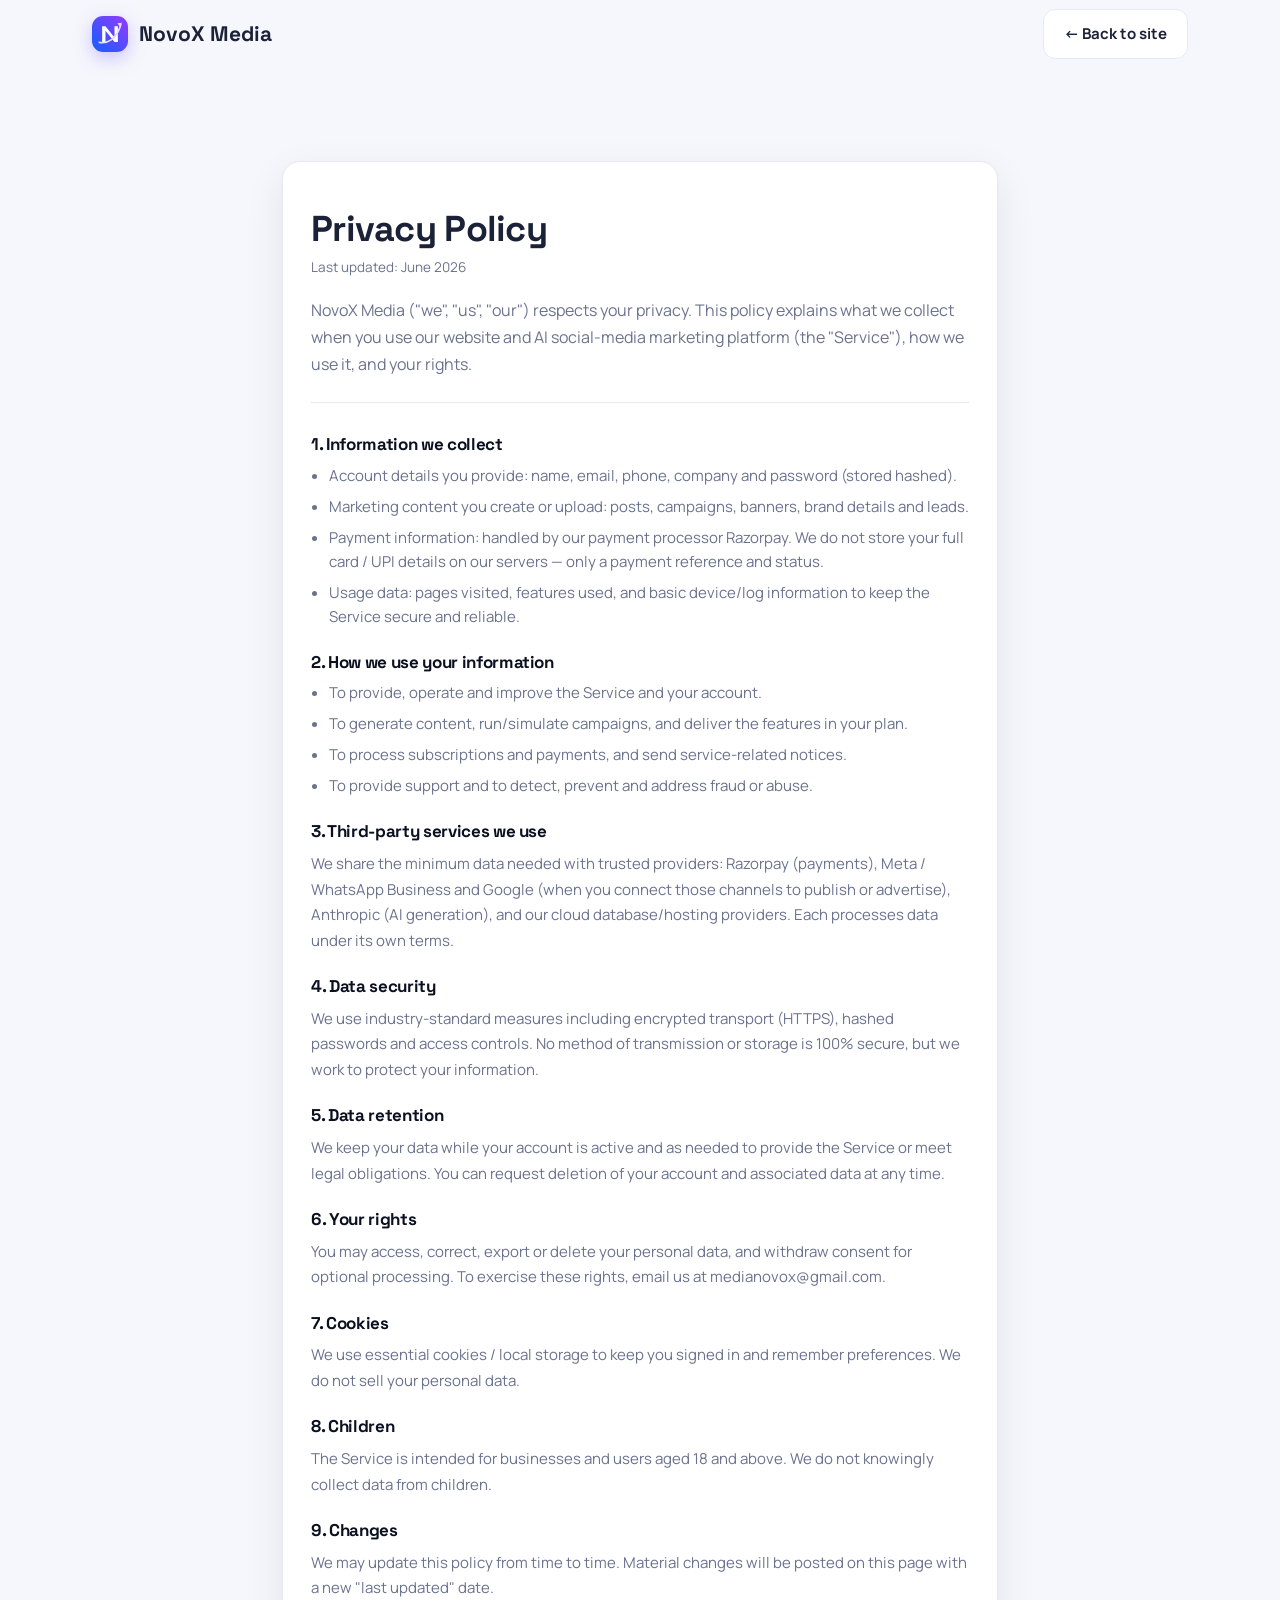
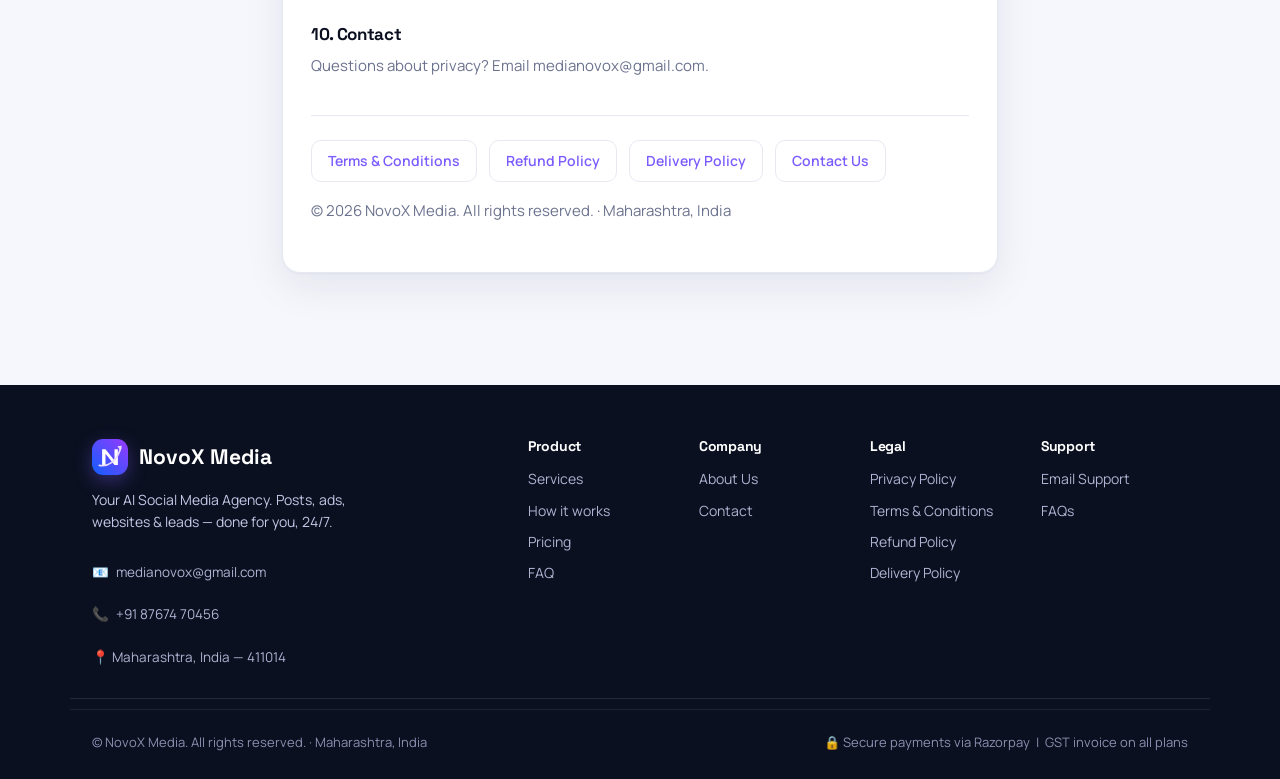
<file: privacy.html>
<!doctype html>
<html lang="en">
<head>
  <meta charset="utf-8" />
  <meta name="viewport" content="width=device-width, initial-scale=1" />
  <title>Privacy Policy — NovoX Media</title>
  <meta name="description" content="NovoX Media privacy policy — how we collect, use and protect your data." />
  <link rel="icon" type="image/svg+xml" href="logo.svg" />
  <link rel="preconnect" href="https://fonts.googleapis.com" />
  <link rel="preconnect" href="https://fonts.gstatic.com" crossorigin />
  <link href="https://fonts.googleapis.com/css2?family=Manrope:wght@400;500;600;700;800&family=Space+Grotesk:wght@500;600;700&display=swap" rel="stylesheet" />
  <link rel="stylesheet" href="styles.css" />
  <link rel="stylesheet" href="legal.css" />
</head>
<body>

  <header class="nav" id="nav">
    <div class="wrap nav-in">
      <a href="/" class="brand">
        <span class="brand-mark">N</span>
        <span class="brand-name">NovoX Media</span>
      </a>
      <div class="nav-cta">
        <a href="/" class="btn btn-ghost">← Back to site</a>
      </div>
    </div>
  </header>

  <div class="legal-wrap">
    <div class="wrap narrow">
      <div class="legal-doc">
        <h1>Privacy Policy</h1>
        <p class="meta">Last updated: June 2026</p>
        <p class="intro">NovoX Media ("we", "us", "our") respects your privacy. This policy explains what we collect when you use our website and AI social‑media marketing platform (the "Service"), how we use it, and your rights.</p>

        <section>
          <h2>1. Information we collect</h2>
          <ul>
            <li>Account details you provide: name, email, phone, company and password (stored hashed).</li>
            <li>Marketing content you create or upload: posts, campaigns, banners, brand details and leads.</li>
            <li>Payment information: handled by our payment processor Razorpay. We do not store your full card / UPI details on our servers — only a payment reference and status.</li>
            <li>Usage data: pages visited, features used, and basic device/log information to keep the Service secure and reliable.</li>
          </ul>
        </section>

        <section>
          <h2>2. How we use your information</h2>
          <ul>
            <li>To provide, operate and improve the Service and your account.</li>
            <li>To generate content, run/simulate campaigns, and deliver the features in your plan.</li>
            <li>To process subscriptions and payments, and send service-related notices.</li>
            <li>To provide support and to detect, prevent and address fraud or abuse.</li>
          </ul>
        </section>

        <section>
          <h2>3. Third-party services we use</h2>
          <p>We share the minimum data needed with trusted providers: Razorpay (payments), Meta / WhatsApp Business and Google (when you connect those channels to publish or advertise), Anthropic (AI generation), and our cloud database/hosting providers. Each processes data under its own terms.</p>
        </section>

        <section>
          <h2>4. Data security</h2>
          <p>We use industry-standard measures including encrypted transport (HTTPS), hashed passwords and access controls. No method of transmission or storage is 100% secure, but we work to protect your information.</p>
        </section>

        <section>
          <h2>5. Data retention</h2>
          <p>We keep your data while your account is active and as needed to provide the Service or meet legal obligations. You can request deletion of your account and associated data at any time.</p>
        </section>

        <section>
          <h2>6. Your rights</h2>
          <p>You may access, correct, export or delete your personal data, and withdraw consent for optional processing. To exercise these rights, email us at <a href="mailto:medianovox@gmail.com">medianovox@gmail.com</a>.</p>
        </section>

        <section>
          <h2>7. Cookies</h2>
          <p>We use essential cookies / local storage to keep you signed in and remember preferences. We do not sell your personal data.</p>
        </section>

        <section>
          <h2>8. Children</h2>
          <p>The Service is intended for businesses and users aged 18 and above. We do not knowingly collect data from children.</p>
        </section>

        <section>
          <h2>9. Changes</h2>
          <p>We may update this policy from time to time. Material changes will be posted on this page with a new "last updated" date.</p>
        </section>

        <section>
          <h2>10. Contact</h2>
          <p>Questions about privacy? Email <a href="mailto:medianovox@gmail.com">medianovox@gmail.com</a>.</p>
        </section>

        <div class="legal-links">
          <a href="/terms">Terms &amp; Conditions</a>
          <a href="/refund">Refund Policy</a>
          <a href="/shipping">Delivery Policy</a>
          <a href="/contact">Contact Us</a>
        </div>
        <p class="legal-copy">© <span id="year"></span> NovoX Media. All rights reserved. · Maharashtra, India</p>
      </div>
    </div>
  </div>

  <footer class="footer">
    <div class="wrap foot-in">
      <div class="foot-brand">
        <a href="/" class="brand"><span class="brand-mark">N</span><span class="brand-name">NovoX Media</span></a>
        <p>Your AI Social Media Agency. Posts, ads, websites &amp; leads — done for you, 24/7.</p>
        <div class="foot-contact">
          <p>📧 <a href="mailto:medianovox@gmail.com">medianovox@gmail.com</a></p>
          <p>📞 <a href="tel:+918767470456">+91 87674 70456</a></p>
          <p>📍 Maharashtra, India — 411014</p>
        </div>
      </div>
      <div class="foot-cols">
        <div><h4>Product</h4><a href="/#services">Services</a><a href="/#how">How it works</a><a href="/#pricing">Pricing</a><a href="/#faq">FAQ</a></div>
        <div><h4>Company</h4><a href="/#about">About Us</a><a href="/contact">Contact</a></div>
        <div><h4>Legal</h4><a href="/privacy">Privacy Policy</a><a href="/terms">Terms &amp; Conditions</a><a href="/refund">Refund Policy</a><a href="/shipping">Delivery Policy</a></div>
        <div><h4>Support</h4><a href="mailto:medianovox@gmail.com">Email Support</a><a href="/#faq">FAQs</a></div>
      </div>
    </div>
    <div class="wrap foot-bottom">
      <span>© <span id="year"></span> NovoX Media. All rights reserved. · Maharashtra, India</span>
      <span>🔒 Secure payments via Razorpay &nbsp;|&nbsp; GST invoice on all plans</span>
    </div>
  </footer>

  <script>document.getElementById('year').textContent = new Date().getFullYear();</script>
</body>
</html>
</file>
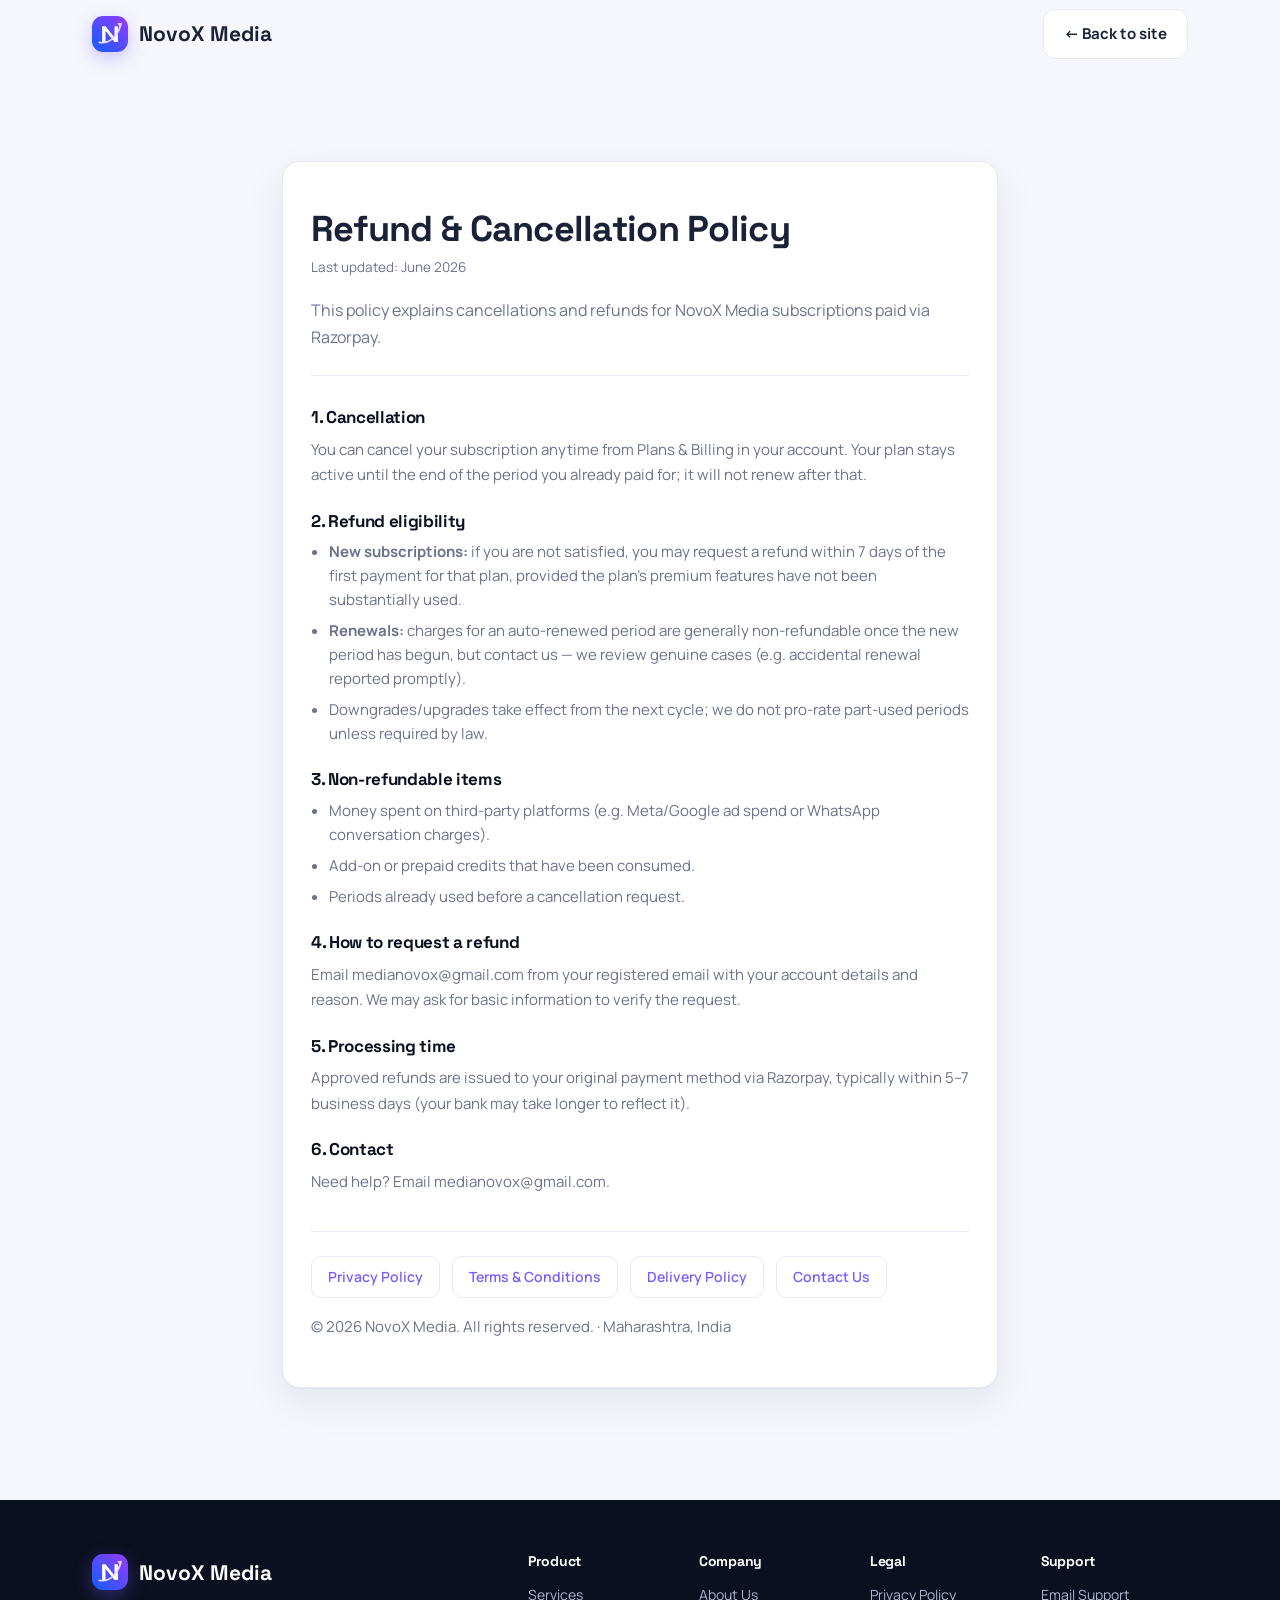
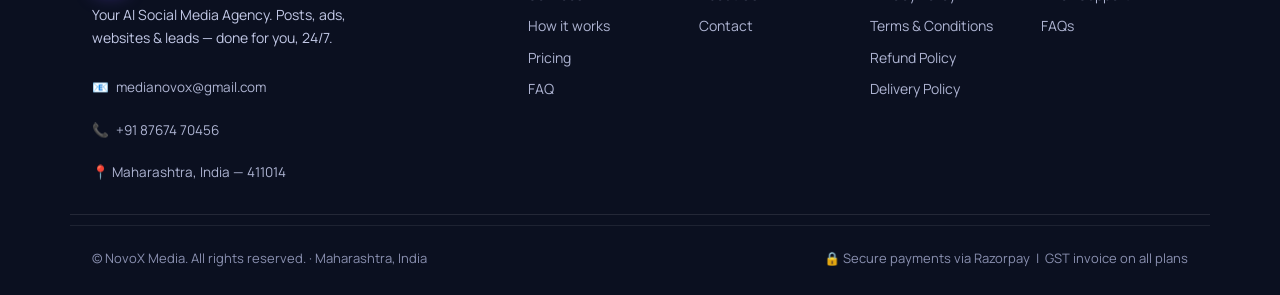
<file: refund.html>
<!doctype html>
<html lang="en">
<head>
  <meta charset="utf-8" />
  <meta name="viewport" content="width=device-width, initial-scale=1" />
  <title>Refund &amp; Cancellation Policy — NovoX Media</title>
  <meta name="description" content="NovoX Media refund and cancellation policy for subscriptions paid via Razorpay." />
  <link rel="icon" type="image/svg+xml" href="logo.svg" />
  <link rel="preconnect" href="https://fonts.googleapis.com" />
  <link rel="preconnect" href="https://fonts.gstatic.com" crossorigin />
  <link href="https://fonts.googleapis.com/css2?family=Manrope:wght@400;500;600;700;800&family=Space+Grotesk:wght@500;600;700&display=swap" rel="stylesheet" />
  <link rel="stylesheet" href="styles.css" />
  <link rel="stylesheet" href="legal.css" />
</head>
<body>

  <header class="nav" id="nav">
    <div class="wrap nav-in">
      <a href="/" class="brand">
        <span class="brand-mark">N</span>
        <span class="brand-name">NovoX Media</span>
      </a>
      <div class="nav-cta">
        <a href="/" class="btn btn-ghost">← Back to site</a>
      </div>
    </div>
  </header>

  <div class="legal-wrap">
    <div class="wrap narrow">
      <div class="legal-doc">
        <h1>Refund &amp; Cancellation Policy</h1>
        <p class="meta">Last updated: June 2026</p>
        <p class="intro">This policy explains cancellations and refunds for NovoX Media subscriptions paid via Razorpay.</p>

        <section>
          <h2>1. Cancellation</h2>
          <p>You can cancel your subscription anytime from Plans &amp; Billing in your account. Your plan stays active until the end of the period you already paid for; it will not renew after that.</p>
        </section>

        <section>
          <h2>2. Refund eligibility</h2>
          <ul>
            <li><strong>New subscriptions:</strong> if you are not satisfied, you may request a refund within 7 days of the first payment for that plan, provided the plan's premium features have not been substantially used.</li>
            <li><strong>Renewals:</strong> charges for an auto-renewed period are generally non-refundable once the new period has begun, but contact us — we review genuine cases (e.g. accidental renewal reported promptly).</li>
            <li>Downgrades/upgrades take effect from the next cycle; we do not pro-rate part-used periods unless required by law.</li>
          </ul>
        </section>

        <section>
          <h2>3. Non-refundable items</h2>
          <ul>
            <li>Money spent on third-party platforms (e.g. Meta/Google ad spend or WhatsApp conversation charges).</li>
            <li>Add-on or prepaid credits that have been consumed.</li>
            <li>Periods already used before a cancellation request.</li>
          </ul>
        </section>

        <section>
          <h2>4. How to request a refund</h2>
          <p>Email <a href="mailto:medianovox@gmail.com">medianovox@gmail.com</a> from your registered email with your account details and reason. We may ask for basic information to verify the request.</p>
        </section>

        <section>
          <h2>5. Processing time</h2>
          <p>Approved refunds are issued to your original payment method via Razorpay, typically within 5–7 business days (your bank may take longer to reflect it).</p>
        </section>

        <section>
          <h2>6. Contact</h2>
          <p>Need help? Email <a href="mailto:medianovox@gmail.com">medianovox@gmail.com</a>.</p>
        </section>

        <div class="legal-links">
          <a href="/privacy">Privacy Policy</a>
          <a href="/terms">Terms &amp; Conditions</a>
          <a href="/shipping">Delivery Policy</a>
          <a href="/contact">Contact Us</a>
        </div>
        <p class="legal-copy">© <span id="year"></span> NovoX Media. All rights reserved. · Maharashtra, India</p>
      </div>
    </div>
  </div>

  <footer class="footer">
    <div class="wrap foot-in">
      <div class="foot-brand">
        <a href="/" class="brand"><span class="brand-mark">N</span><span class="brand-name">NovoX Media</span></a>
        <p>Your AI Social Media Agency. Posts, ads, websites &amp; leads — done for you, 24/7.</p>
        <div class="foot-contact">
          <p>📧 <a href="mailto:medianovox@gmail.com">medianovox@gmail.com</a></p>
          <p>📞 <a href="tel:+918767470456">+91 87674 70456</a></p>
          <p>📍 Maharashtra, India — 411014</p>
        </div>
      </div>
      <div class="foot-cols">
        <div><h4>Product</h4><a href="/#services">Services</a><a href="/#how">How it works</a><a href="/#pricing">Pricing</a><a href="/#faq">FAQ</a></div>
        <div><h4>Company</h4><a href="/#about">About Us</a><a href="/contact">Contact</a></div>
        <div><h4>Legal</h4><a href="/privacy">Privacy Policy</a><a href="/terms">Terms &amp; Conditions</a><a href="/refund">Refund Policy</a><a href="/shipping">Delivery Policy</a></div>
        <div><h4>Support</h4><a href="mailto:medianovox@gmail.com">Email Support</a><a href="/#faq">FAQs</a></div>
      </div>
    </div>
    <div class="wrap foot-bottom">
      <span>© <span id="year"></span> NovoX Media. All rights reserved. · Maharashtra, India</span>
      <span>🔒 Secure payments via Razorpay &nbsp;|&nbsp; GST invoice on all plans</span>
    </div>
  </footer>

  <script>document.getElementById('year').textContent = new Date().getFullYear();</script>
</body>
</html>
</file>
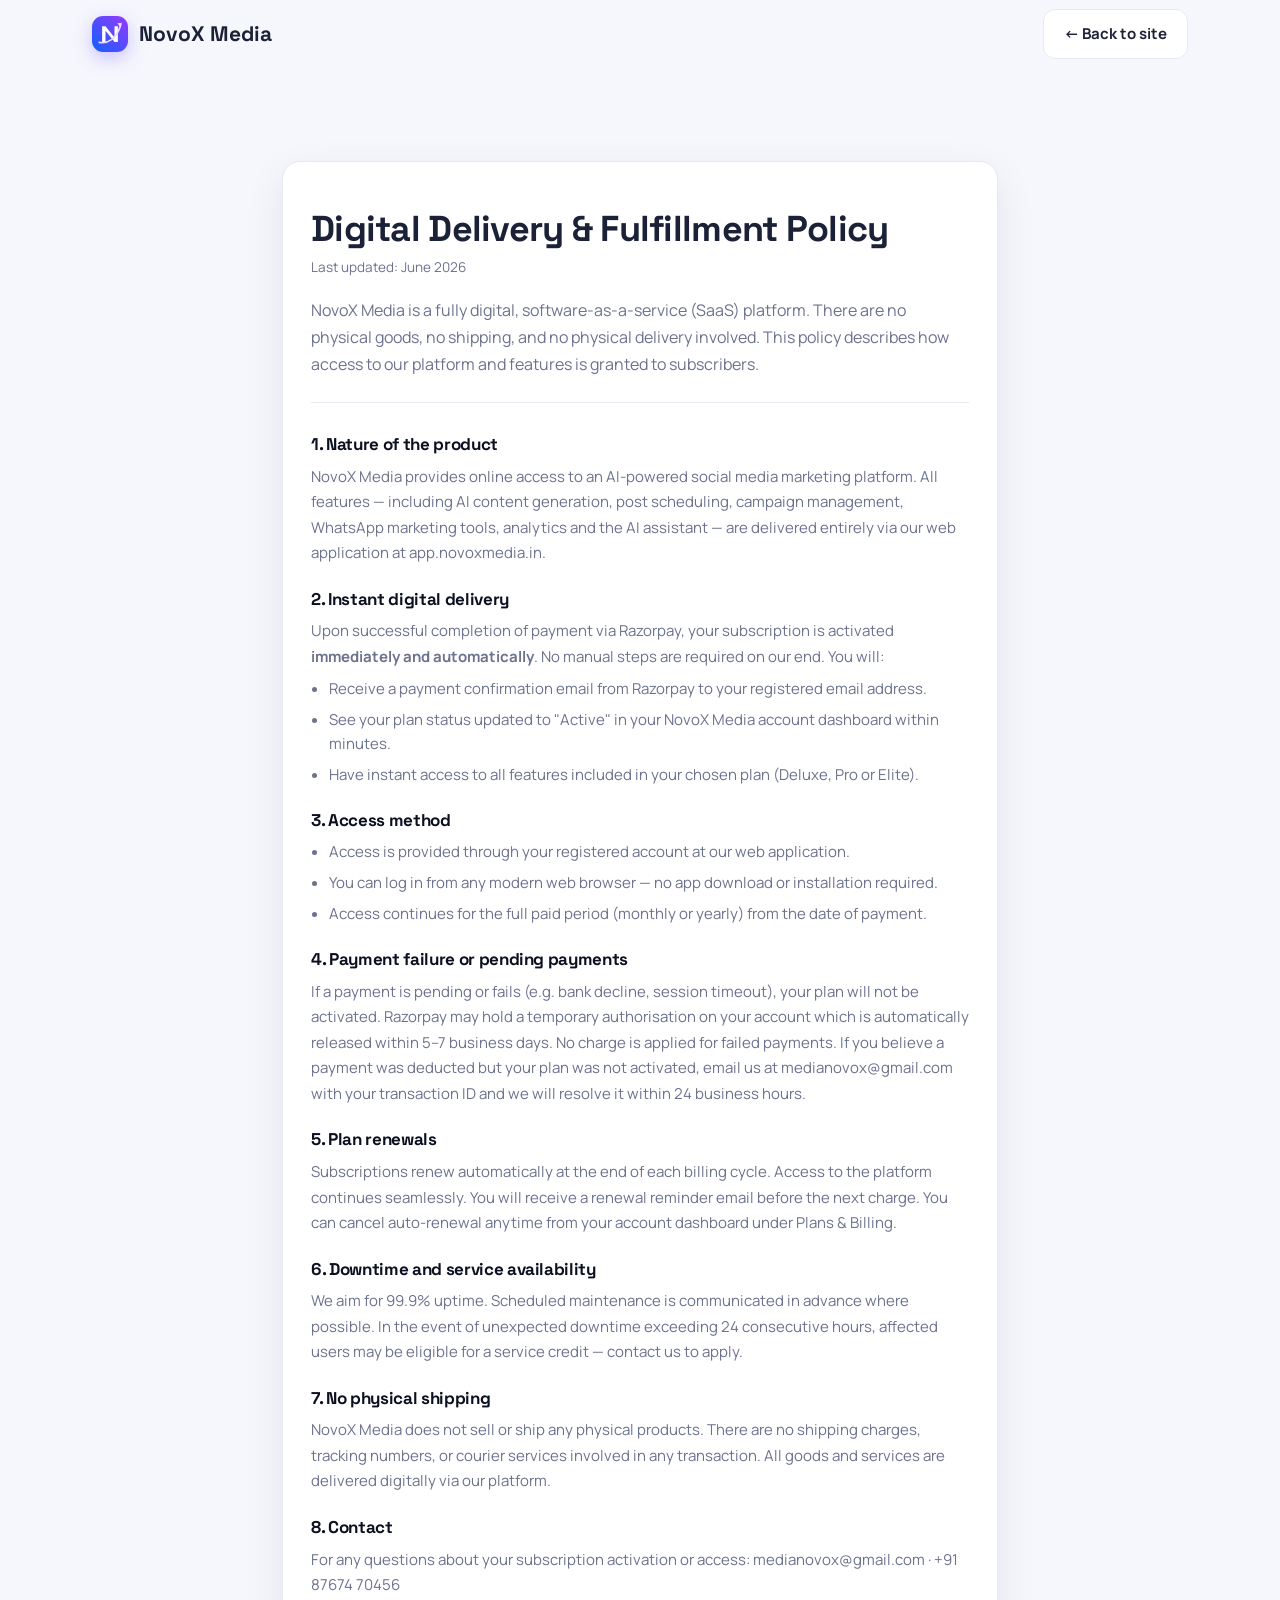
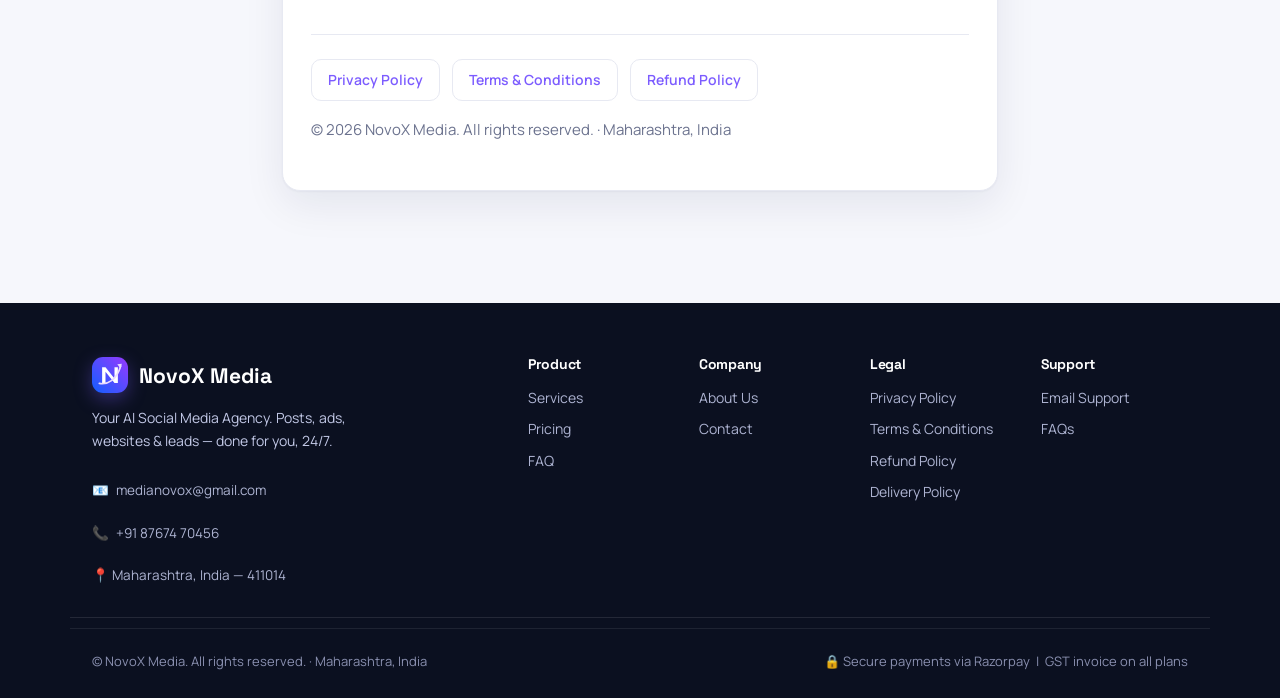
<file: shipping.html>
<!doctype html>
<html lang="en">
<head>
  <meta charset="utf-8" />
  <meta name="viewport" content="width=device-width, initial-scale=1" />
  <title>Digital Delivery Policy — NovoX Media</title>
  <meta name="description" content="NovoX Media digital delivery and fulfillment policy — how your subscription is activated and delivered." />
  <link rel="icon" type="image/svg+xml" href="logo.svg" />
  <link rel="preconnect" href="https://fonts.googleapis.com" />
  <link rel="preconnect" href="https://fonts.gstatic.com" crossorigin />
  <link href="https://fonts.googleapis.com/css2?family=Manrope:wght@400;500;600;700;800&family=Space+Grotesk:wght@500;600;700&display=swap" rel="stylesheet" />
  <link rel="stylesheet" href="styles.css" />
  <link rel="stylesheet" href="legal.css" />
</head>
<body>

  <header class="nav" id="nav">
    <div class="wrap nav-in">
      <a href="/" class="brand">
        <span class="brand-mark">N</span>
        <span class="brand-name">NovoX Media</span>
      </a>
      <div class="nav-cta">
        <a href="/" class="btn btn-ghost">← Back to site</a>
      </div>
    </div>
  </header>

  <div class="legal-wrap">
    <div class="wrap narrow">
      <div class="legal-doc">
        <h1>Digital Delivery &amp; Fulfillment Policy</h1>
        <p class="meta">Last updated: June 2026</p>
        <p class="intro">NovoX Media is a fully digital, software-as-a-service (SaaS) platform. There are no physical goods, no shipping, and no physical delivery involved. This policy describes how access to our platform and features is granted to subscribers.</p>

        <section>
          <h2>1. Nature of the product</h2>
          <p>NovoX Media provides online access to an AI-powered social media marketing platform. All features — including AI content generation, post scheduling, campaign management, WhatsApp marketing tools, analytics and the AI assistant — are delivered entirely via our web application at <a href="https://novox-user-frontend.vercel.app">app.novoxmedia.in</a>.</p>
        </section>

        <section>
          <h2>2. Instant digital delivery</h2>
          <p>Upon successful completion of payment via Razorpay, your subscription is activated <strong>immediately and automatically</strong>. No manual steps are required on our end. You will:</p>
          <ul>
            <li>Receive a payment confirmation email from Razorpay to your registered email address.</li>
            <li>See your plan status updated to "Active" in your NovoX Media account dashboard within minutes.</li>
            <li>Have instant access to all features included in your chosen plan (Deluxe, Pro or Elite).</li>
          </ul>
        </section>

        <section>
          <h2>3. Access method</h2>
          <ul>
            <li>Access is provided through your registered account at our web application.</li>
            <li>You can log in from any modern web browser — no app download or installation required.</li>
            <li>Access continues for the full paid period (monthly or yearly) from the date of payment.</li>
          </ul>
        </section>

        <section>
          <h2>4. Payment failure or pending payments</h2>
          <p>If a payment is pending or fails (e.g. bank decline, session timeout), your plan will not be activated. Razorpay may hold a temporary authorisation on your account which is automatically released within 5–7 business days. No charge is applied for failed payments. If you believe a payment was deducted but your plan was not activated, email us at <a href="mailto:medianovox@gmail.com">medianovox@gmail.com</a> with your transaction ID and we will resolve it within 24 business hours.</p>
        </section>

        <section>
          <h2>5. Plan renewals</h2>
          <p>Subscriptions renew automatically at the end of each billing cycle. Access to the platform continues seamlessly. You will receive a renewal reminder email before the next charge. You can cancel auto-renewal anytime from your account dashboard under Plans &amp; Billing.</p>
        </section>

        <section>
          <h2>6. Downtime and service availability</h2>
          <p>We aim for 99.9% uptime. Scheduled maintenance is communicated in advance where possible. In the event of unexpected downtime exceeding 24 consecutive hours, affected users may be eligible for a service credit — contact us to apply.</p>
        </section>

        <section>
          <h2>7. No physical shipping</h2>
          <p>NovoX Media does not sell or ship any physical products. There are no shipping charges, tracking numbers, or courier services involved in any transaction. All goods and services are delivered digitally via our platform.</p>
        </section>

        <section>
          <h2>8. Contact</h2>
          <p>For any questions about your subscription activation or access: <a href="mailto:medianovox@gmail.com">medianovox@gmail.com</a> · <a href="tel:+918767470456">+91 87674 70456</a></p>
        </section>

        <div class="legal-links">
          <a href="/privacy">Privacy Policy</a>
          <a href="/terms">Terms &amp; Conditions</a>
          <a href="/refund">Refund Policy</a>
        </div>
        <p class="legal-copy">© <span id="year"></span> NovoX Media. All rights reserved. · Maharashtra, India</p>
      </div>
    </div>
  </div>

  <footer class="footer">
    <div class="wrap foot-in">
      <div class="foot-brand">
        <a href="/" class="brand"><span class="brand-mark">N</span><span class="brand-name">NovoX Media</span></a>
        <p>Your AI Social Media Agency. Posts, ads, websites &amp; leads — done for you, 24/7.</p>
        <div class="foot-contact">
          <p>📧 <a href="mailto:medianovox@gmail.com">medianovox@gmail.com</a></p>
          <p>📞 <a href="tel:+918767470456">+91 87674 70456</a></p>
          <p>📍 Maharashtra, India — 411014</p>
        </div>
      </div>
      <div class="foot-cols">
        <div><h4>Product</h4><a href="/#services">Services</a><a href="/#pricing">Pricing</a><a href="/#faq">FAQ</a></div>
        <div><h4>Company</h4><a href="/#about">About Us</a><a href="/contact">Contact</a></div>
        <div><h4>Legal</h4><a href="/privacy">Privacy Policy</a><a href="/terms">Terms &amp; Conditions</a><a href="/refund">Refund Policy</a><a href="/shipping">Delivery Policy</a></div>
        <div><h4>Support</h4><a href="mailto:medianovox@gmail.com">Email Support</a><a href="/#faq">FAQs</a></div>
      </div>
    </div>
    <div class="wrap foot-bottom">
      <span>© <span id="year"></span> NovoX Media. All rights reserved. · Maharashtra, India</span>
      <span>🔒 Secure payments via Razorpay &nbsp;|&nbsp; GST invoice on all plans</span>
    </div>
  </footer>

  <script>document.getElementById('year').textContent = new Date().getFullYear();</script>
</body>
</html>
</file>
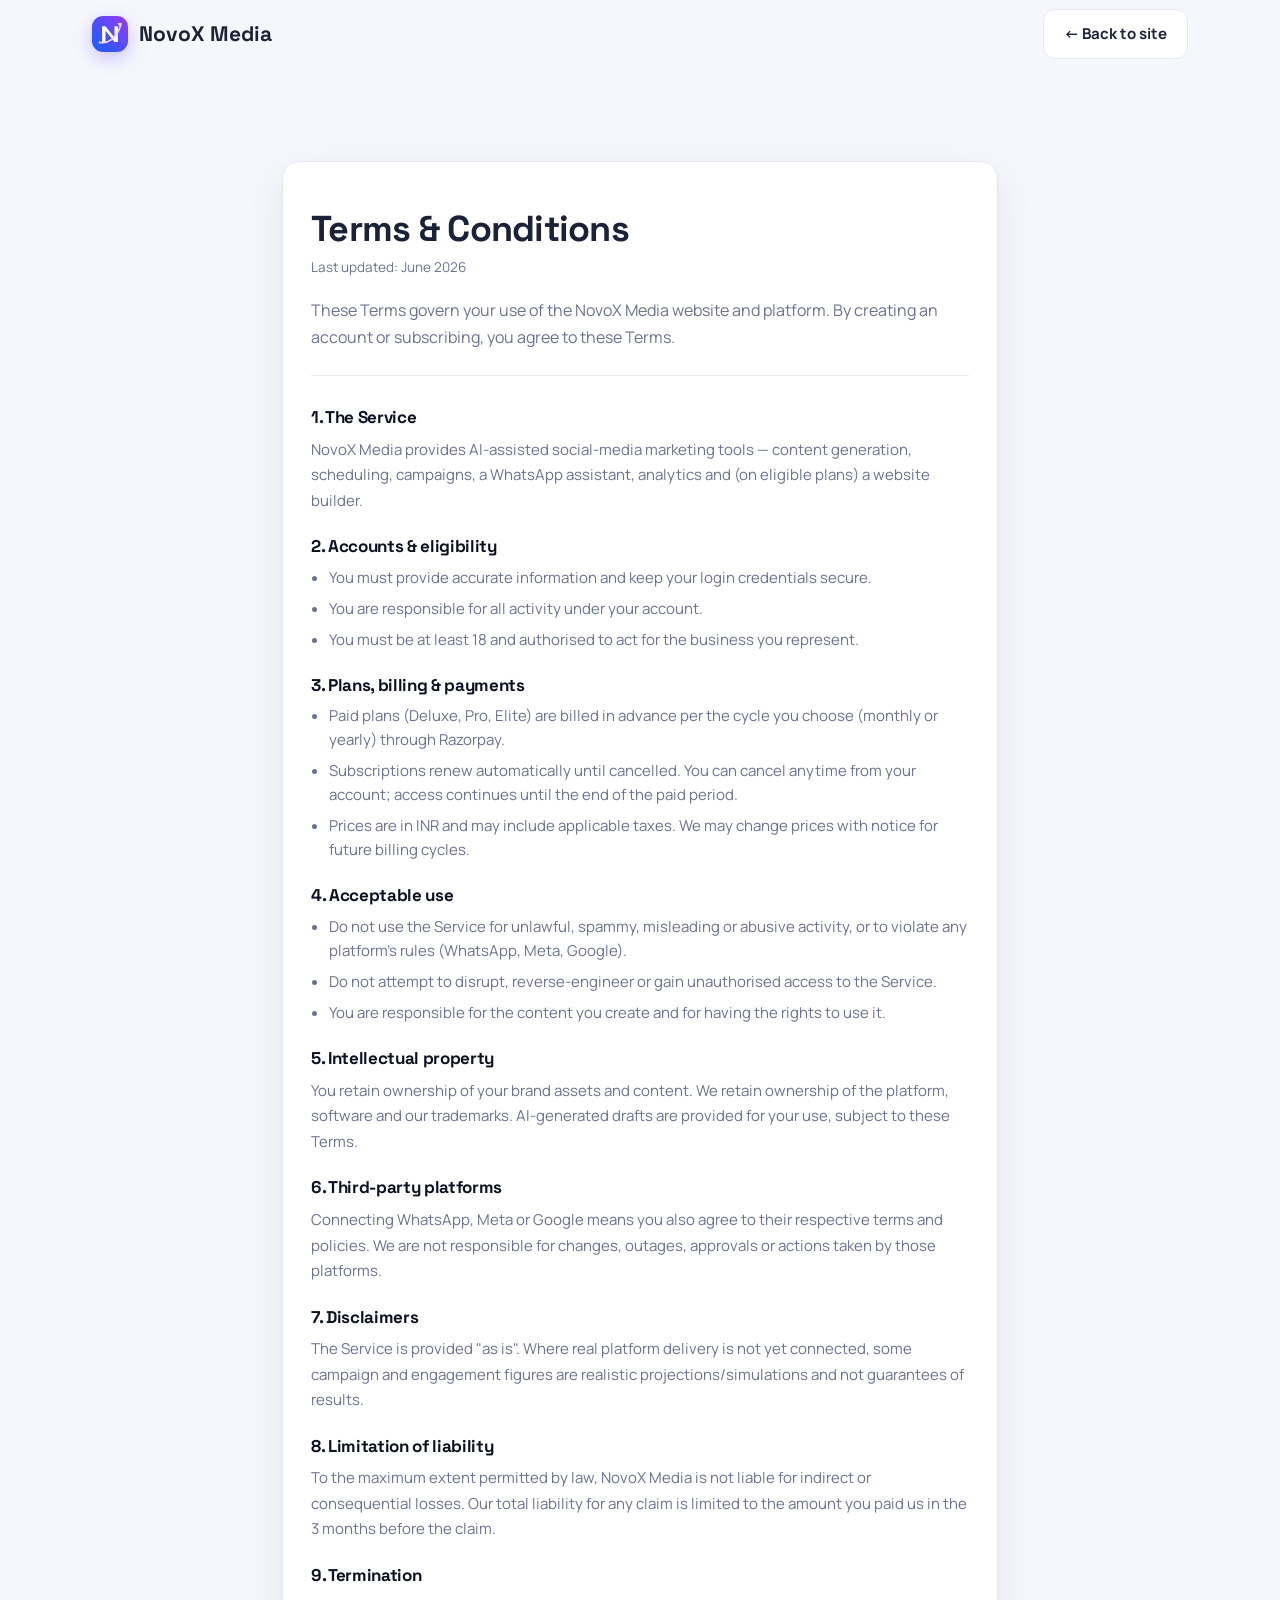
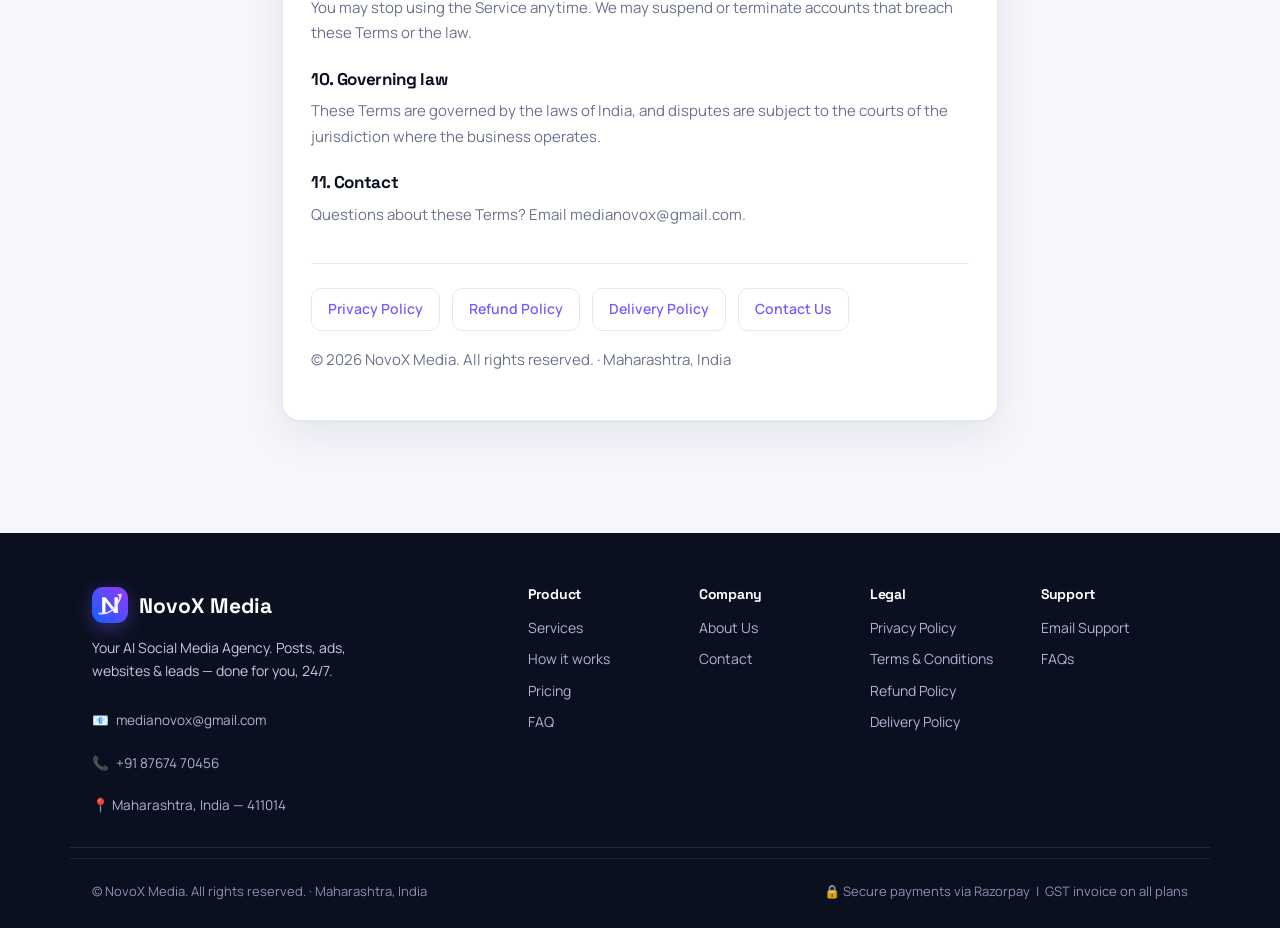
<file: terms.html>
<!doctype html>
<html lang="en">
<head>
  <meta charset="utf-8" />
  <meta name="viewport" content="width=device-width, initial-scale=1" />
  <title>Terms &amp; Conditions — NovoX Media</title>
  <meta name="description" content="NovoX Media terms and conditions for using the platform and services." />
  <link rel="icon" type="image/svg+xml" href="logo.svg" />
  <link rel="preconnect" href="https://fonts.googleapis.com" />
  <link rel="preconnect" href="https://fonts.gstatic.com" crossorigin />
  <link href="https://fonts.googleapis.com/css2?family=Manrope:wght@400;500;600;700;800&family=Space+Grotesk:wght@500;600;700&display=swap" rel="stylesheet" />
  <link rel="stylesheet" href="styles.css" />
  <link rel="stylesheet" href="legal.css" />
</head>
<body>

  <header class="nav" id="nav">
    <div class="wrap nav-in">
      <a href="/" class="brand">
        <span class="brand-mark">N</span>
        <span class="brand-name">NovoX Media</span>
      </a>
      <div class="nav-cta">
        <a href="/" class="btn btn-ghost">← Back to site</a>
      </div>
    </div>
  </header>

  <div class="legal-wrap">
    <div class="wrap narrow">
      <div class="legal-doc">
        <h1>Terms &amp; Conditions</h1>
        <p class="meta">Last updated: June 2026</p>
        <p class="intro">These Terms govern your use of the NovoX Media website and platform. By creating an account or subscribing, you agree to these Terms.</p>

        <section>
          <h2>1. The Service</h2>
          <p>NovoX Media provides AI-assisted social-media marketing tools — content generation, scheduling, campaigns, a WhatsApp assistant, analytics and (on eligible plans) a website builder.</p>
        </section>

        <section>
          <h2>2. Accounts &amp; eligibility</h2>
          <ul>
            <li>You must provide accurate information and keep your login credentials secure.</li>
            <li>You are responsible for all activity under your account.</li>
            <li>You must be at least 18 and authorised to act for the business you represent.</li>
          </ul>
        </section>

        <section>
          <h2>3. Plans, billing &amp; payments</h2>
          <ul>
            <li>Paid plans (Deluxe, Pro, Elite) are billed in advance per the cycle you choose (monthly or yearly) through Razorpay.</li>
            <li>Subscriptions renew automatically until cancelled. You can cancel anytime from your account; access continues until the end of the paid period.</li>
            <li>Prices are in INR and may include applicable taxes. We may change prices with notice for future billing cycles.</li>
          </ul>
        </section>

        <section>
          <h2>4. Acceptable use</h2>
          <ul>
            <li>Do not use the Service for unlawful, spammy, misleading or abusive activity, or to violate any platform's rules (WhatsApp, Meta, Google).</li>
            <li>Do not attempt to disrupt, reverse-engineer or gain unauthorised access to the Service.</li>
            <li>You are responsible for the content you create and for having the rights to use it.</li>
          </ul>
        </section>

        <section>
          <h2>5. Intellectual property</h2>
          <p>You retain ownership of your brand assets and content. We retain ownership of the platform, software and our trademarks. AI-generated drafts are provided for your use, subject to these Terms.</p>
        </section>

        <section>
          <h2>6. Third-party platforms</h2>
          <p>Connecting WhatsApp, Meta or Google means you also agree to their respective terms and policies. We are not responsible for changes, outages, approvals or actions taken by those platforms.</p>
        </section>

        <section>
          <h2>7. Disclaimers</h2>
          <p>The Service is provided "as is". Where real platform delivery is not yet connected, some campaign and engagement figures are realistic projections/simulations and not guarantees of results.</p>
        </section>

        <section>
          <h2>8. Limitation of liability</h2>
          <p>To the maximum extent permitted by law, NovoX Media is not liable for indirect or consequential losses. Our total liability for any claim is limited to the amount you paid us in the 3 months before the claim.</p>
        </section>

        <section>
          <h2>9. Termination</h2>
          <p>You may stop using the Service anytime. We may suspend or terminate accounts that breach these Terms or the law.</p>
        </section>

        <section>
          <h2>10. Governing law</h2>
          <p>These Terms are governed by the laws of India, and disputes are subject to the courts of the jurisdiction where the business operates.</p>
        </section>

        <section>
          <h2>11. Contact</h2>
          <p>Questions about these Terms? Email <a href="mailto:medianovox@gmail.com">medianovox@gmail.com</a>.</p>
        </section>

        <div class="legal-links">
          <a href="/privacy">Privacy Policy</a>
          <a href="/refund">Refund Policy</a>
          <a href="/shipping">Delivery Policy</a>
          <a href="/contact">Contact Us</a>
        </div>
        <p class="legal-copy">© <span id="year"></span> NovoX Media. All rights reserved. · Maharashtra, India</p>
      </div>
    </div>
  </div>

  <footer class="footer">
    <div class="wrap foot-in">
      <div class="foot-brand">
        <a href="/" class="brand"><span class="brand-mark">N</span><span class="brand-name">NovoX Media</span></a>
        <p>Your AI Social Media Agency. Posts, ads, websites &amp; leads — done for you, 24/7.</p>
        <div class="foot-contact">
          <p>📧 <a href="mailto:medianovox@gmail.com">medianovox@gmail.com</a></p>
          <p>📞 <a href="tel:+918767470456">+91 87674 70456</a></p>
          <p>📍 Maharashtra, India — 411014</p>
        </div>
      </div>
      <div class="foot-cols">
        <div><h4>Product</h4><a href="/#services">Services</a><a href="/#how">How it works</a><a href="/#pricing">Pricing</a><a href="/#faq">FAQ</a></div>
        <div><h4>Company</h4><a href="/#about">About Us</a><a href="/contact">Contact</a></div>
        <div><h4>Legal</h4><a href="/privacy">Privacy Policy</a><a href="/terms">Terms &amp; Conditions</a><a href="/refund">Refund Policy</a><a href="/shipping">Delivery Policy</a></div>
        <div><h4>Support</h4><a href="mailto:medianovox@gmail.com">Email Support</a><a href="/#faq">FAQs</a></div>
      </div>
    </div>
    <div class="wrap foot-bottom">
      <span>© <span id="year"></span> NovoX Media. All rights reserved. · Maharashtra, India</span>
      <span>🔒 Secure payments via Razorpay &nbsp;|&nbsp; GST invoice on all plans</span>
    </div>
  </footer>

  <script>document.getElementById('year').textContent = new Date().getFullYear();</script>
</body>
</html>
</file>
<file: styles.css>
/* ===== Design tokens (match the NovoX Media app) ===== */
:root{
  --ink:#0b1020; --ink-2:#141a30; --bg:#f6f7fc; --surface:#fff;
  --line:#e7e9f2; --text:#1b2238; --muted:#6b728e;
  --coral:#ff6b4a; --teal:#16c79a; --violet:#7c5cff; --amber:#f5a623; --blue:#3b82f6;
  --radius:18px; --shadow:0 1px 2px rgba(16,24,64,.04),0 14px 40px rgba(16,24,64,.08);
  --shadow-lg:0 30px 70px rgba(16,24,64,.20);
  --font:'Manrope',-apple-system,BlinkMacSystemFont,'Segoe UI',sans-serif;
  --display:'Space Grotesk',var(--font);
  --maxw:1140px;
}
*{box-sizing:border-box;margin:0;padding:0}
html{scroll-behavior:smooth}
body{font-family:var(--font);background:var(--bg);color:var(--text);line-height:1.6;-webkit-font-smoothing:antialiased;overflow-x:hidden}
a{color:inherit;text-decoration:none}
h1,h2,h3,h4{font-family:var(--display);font-weight:700;letter-spacing:-.02em;line-height:1.1}
img{max-width:100%}
.wrap{width:100%;max-width:var(--maxw);margin:0 auto;padding:0 22px}
.narrow{max-width:760px}
.grad{background:linear-gradient(120deg,var(--coral),var(--violet));-webkit-background-clip:text;background-clip:text;color:transparent}

/* ===== Buttons ===== */
.btn{display:inline-flex;align-items:center;justify-content:center;gap:8px;border:1px solid transparent;border-radius:12px;padding:12px 20px;font-weight:700;font-size:15px;cursor:pointer;transition:transform .12s ease,box-shadow .2s,filter .2s,background .2s;white-space:nowrap}
.btn:active{transform:translateY(1px)}
.btn-primary{background:linear-gradient(135deg,var(--coral),var(--violet));color:#fff;box-shadow:0 12px 28px rgba(124,92,255,.32)}
.btn-primary:hover{filter:brightness(1.07);transform:translateY(-2px)}
.btn-dark{background:var(--ink);color:#fff}
.btn-dark:hover{filter:brightness(1.25);transform:translateY(-2px)}
.btn-ghost{background:var(--surface);border-color:var(--line);color:var(--text)}
.btn-ghost:hover{border-color:var(--violet);color:var(--violet)}
.btn-light{background:#fff;color:var(--ink)}
.btn-light:hover{transform:translateY(-2px);box-shadow:0 14px 30px rgba(0,0,0,.18)}
.btn-outline{background:transparent;border-color:rgba(255,255,255,.4);color:#fff}
.btn-outline:hover{background:rgba(255,255,255,.12)}
.btn-lg{padding:15px 28px;font-size:16px;border-radius:14px}
.btn-block{width:100%}

/* ===== Nav ===== */
.nav{position:sticky;top:0;z-index:50;background:rgba(246,247,252,.7);backdrop-filter:blur(12px);border-bottom:1px solid transparent;transition:border-color .2s,background .2s,box-shadow .2s}
.nav.scrolled{background:rgba(255,255,255,.82);border-color:var(--line);box-shadow:0 6px 24px rgba(16,24,64,.06)}
.nav-in{display:flex;align-items:center;justify-content:space-between;height:68px;gap:18px}
.brand{display:flex;align-items:center;gap:11px;font-family:var(--display);font-weight:700}
.brand-mark{width:36px;height:36px;border-radius:11px;flex:none;background:url('logo.svg') center / cover no-repeat;display:grid;place-items:center;color:transparent;font-size:0;box-shadow:0 6px 18px rgba(124,92,255,.35)}
.brand-name{font-size:21px}
.nav-links{display:flex;gap:26px;margin-left:auto}
.nav-links a{font-weight:600;font-size:15px;color:var(--muted);position:relative}
.nav-links a:hover{color:var(--text)}
.nav-links a::after{content:'';position:absolute;left:0;bottom:-6px;width:0;height:2px;background:var(--violet);transition:width .2s}
.nav-links a:hover::after{width:100%}
.nav-cta{display:flex;gap:10px;margin-left:8px}
.hamburger{display:none;flex-direction:column;gap:5px;background:none;border:none;padding:8px}
.hamburger span{width:24px;height:2px;background:var(--text);border-radius:2px;transition:.25s}
.hamburger.open span:nth-child(1){transform:translateY(7px) rotate(45deg)}
.hamburger.open span:nth-child(2){opacity:0}
.hamburger.open span:nth-child(3){transform:translateY(-7px) rotate(-45deg)}

/* ===== Hero ===== */
.hero{position:relative;padding:72px 0 40px;overflow:hidden}
.aurora{position:absolute;inset:0;z-index:0;pointer-events:none}
.blob{position:absolute;border-radius:50%;filter:blur(70px);opacity:.5;animation:drift 18s ease-in-out infinite}
.b1{width:480px;height:480px;background:#ff6b4a;top:-160px;right:-80px}
.b2{width:420px;height:420px;background:#7c5cff;top:60px;left:-140px;animation-delay:-6s}
.b3{width:360px;height:360px;background:#16c79a;bottom:-160px;right:20%;animation-delay:-12s;opacity:.35}
@keyframes drift{0%,100%{transform:translate(0,0) scale(1)}33%{transform:translate(30px,-30px) scale(1.08)}66%{transform:translate(-20px,20px) scale(.96)}}
.hero-in{position:relative;z-index:1;display:grid;grid-template-columns:1.05fr .95fr;gap:48px;align-items:center;padding:30px 0 50px}
.pill{display:inline-flex;align-items:center;gap:8px;background:rgba(124,92,255,.1);color:#5a45c7;border:1px solid rgba(124,92,255,.22);font-weight:700;font-size:13px;padding:7px 14px;border-radius:999px;margin-bottom:20px}
.hero h1{font-size:clamp(34px,5.4vw,60px)}
.lead{font-size:clamp(16px,2vw,19px);color:var(--muted);margin:18px 0 28px;max-width:560px}
.hero-actions{display:flex;gap:12px;flex-wrap:wrap}
.hero-actions.center{justify-content:center}
.trust{display:flex;align-items:center;gap:14px;margin-top:28px;font-size:14px;color:var(--muted)}
.trust strong{color:var(--text)}
.avatars{display:flex}
.avatars span{width:34px;height:34px;border-radius:50%;display:grid;place-items:center;font-size:13px;font-weight:700;color:#fff;border:2px solid var(--bg);margin-left:-9px;background:linear-gradient(135deg,var(--violet),var(--coral))}
.avatars span:first-child{margin-left:0}
.avatars span:nth-child(2){background:linear-gradient(135deg,var(--teal),var(--blue))}
.avatars span:nth-child(3){background:linear-gradient(135deg,var(--amber),var(--coral))}
.avatars span:nth-child(4){background:linear-gradient(135deg,var(--blue),var(--violet))}
.avatars span:last-child{background:var(--ink)}
.stars{color:var(--amber);letter-spacing:1px}

/* hero art / mockups */
.hero-art{position:relative;min-height:420px}
.mock{background:#fff;border:1px solid var(--line);border-radius:20px;box-shadow:var(--shadow-lg)}
.mock-main{padding:18px;position:relative;z-index:2}
.mock-top{display:flex;align-items:center;gap:7px;font-size:13px;color:var(--muted);margin-bottom:16px}
.mock-top b{margin-left:8px;color:var(--text)}
.dot{width:10px;height:10px;border-radius:50%;background:#e3e6f0}
.dot:nth-child(1){background:#ff6b6b}.dot:nth-child(2){background:#febc2e}.dot:nth-child(3){background:#28c840}
.mock-grid{display:grid;grid-template-columns:repeat(3,1fr);gap:10px;margin-bottom:14px}
.mtile{background:#f7f8fc;border:1px solid var(--line);border-radius:13px;padding:12px;text-align:center}
.mtile .mt-ic{width:34px;height:34px;border-radius:9px;display:grid;place-items:center;margin:0 auto 6px;font-size:16px}
.mtile b{display:block;font-family:var(--display);font-size:18px}
.mtile i{font-style:normal;font-size:11px;color:var(--muted)}
.mbar{height:10px;background:#eef0f7;border-radius:999px;overflow:hidden;margin-bottom:14px}
.mbar span{display:block;height:100%;border-radius:999px;background:linear-gradient(90deg,var(--violet),var(--coral))}
.mrow{display:flex;gap:7px;flex-wrap:wrap}
.chip{font-size:12px;font-weight:700;background:#f4f5fb;border:1px solid var(--line);border-radius:999px;padding:5px 11px}
.mock-chat{position:absolute;left:-26px;bottom:14px;z-index:3;display:flex;gap:10px;align-items:flex-start;padding:12px 14px;max-width:270px}
.mc-ava{width:32px;height:32px;border-radius:50%;flex:none;display:grid;place-items:center;background:linear-gradient(135deg,var(--violet),var(--coral));font-size:15px}
.mc-bubble b{display:block;font-size:13px}
.mc-bubble span{font-size:12.5px;color:var(--muted)}
.mock-stat{position:absolute;right:-18px;top:-10px;z-index:3;padding:14px 18px;text-align:center}
.mock-stat i{font-style:normal;font-size:11px;color:var(--muted);display:block}
.mock-stat b{font-family:var(--display);font-size:26px;background:linear-gradient(120deg,var(--teal),var(--violet));-webkit-background-clip:text;background-clip:text;color:transparent}
.mock-stat span{font-size:11px;color:var(--teal);font-weight:700}
.float{animation:float 6s ease-in-out infinite}
.float-slow{animation:float 8s ease-in-out infinite}
.float-fast{animation:float 5s ease-in-out infinite reverse}
@keyframes float{0%,100%{transform:translateY(0)}50%{transform:translateY(-14px)}}

/* platform strip */
.strip{display:flex;align-items:center;gap:22px;flex-wrap:wrap;justify-content:center;padding:18px 0 6px;color:var(--muted);font-size:13px;font-weight:600}
.strip-logos{display:flex;gap:14px;flex-wrap:wrap;justify-content:center}
.strip-logos div{background:#fff;border:1px solid var(--line);border-radius:999px;padding:8px 14px;font-weight:700;font-size:13.5px;box-shadow:var(--shadow);transition:transform .15s}
.strip-logos div:hover{transform:translateY(-3px)}

/* ===== Stats ===== */
.stats{padding:18px 0 10px}
.stat-band{display:grid;grid-template-columns:repeat(4,1fr);gap:18px}
.stat{background:var(--surface);border:1px solid var(--line);border-radius:var(--radius);padding:26px 18px;text-align:center;box-shadow:var(--shadow)}
.stat b{display:block;font-family:var(--display);font-size:clamp(28px,4vw,40px);background:linear-gradient(120deg,var(--coral),var(--violet));-webkit-background-clip:text;background-clip:text;color:transparent}
.stat span{color:var(--muted);font-size:13.5px;font-weight:600}

/* ===== Sections ===== */
.section{padding:84px 0}
.section.alt{background:linear-gradient(180deg,#fff,#f4f6fd)}
.head{text-align:center;max-width:680px;margin:0 auto 46px}
.eyebrow{display:inline-block;font-weight:800;font-size:12.5px;letter-spacing:.12em;text-transform:uppercase;color:var(--violet);margin-bottom:12px}
.head h2{font-size:clamp(26px,4vw,40px)}
.head p{color:var(--muted);font-size:17px;margin-top:12px}

/* services cards */
.cards{display:grid;grid-template-columns:repeat(3,1fr);gap:20px}
.card{background:var(--surface);border:1px solid var(--line);border-radius:var(--radius);padding:28px;box-shadow:var(--shadow);transition:transform .18s,box-shadow .18s,border-color .18s}
.card:hover{transform:translateY(-6px);box-shadow:var(--shadow-lg);border-color:transparent}
.c-ic{width:54px;height:54px;border-radius:14px;display:grid;place-items:center;font-size:26px;margin-bottom:16px;background:color-mix(in srgb,var(--c) 15%,#fff);box-shadow:0 8px 20px color-mix(in srgb,var(--c) 28%,transparent)}
.card h3{font-size:19px;margin-bottom:8px}
.card p{color:var(--muted);font-size:14.5px}

/* steps */
.steps{display:grid;grid-template-columns:repeat(4,1fr);gap:20px}
.step{background:var(--surface);border:1px solid var(--line);border-radius:var(--radius);padding:26px;box-shadow:var(--shadow);position:relative}
.s-no{display:grid;place-items:center;width:42px;height:42px;border-radius:12px;background:linear-gradient(135deg,var(--violet),var(--coral));color:#fff;font-family:var(--display);font-weight:700;font-size:19px;margin-bottom:16px}
.step h3{font-size:18px;margin-bottom:6px}
.step p{color:var(--muted);font-size:14px}

/* split / Nova */
.split{display:grid;grid-template-columns:1fr 1fr;gap:48px;align-items:center}
.split-copy h2{font-size:clamp(26px,3.6vw,38px);margin:8px 0 14px}
.split-copy p{color:var(--muted);font-size:16.5px}
.ticks{list-style:none;margin:20px 0 26px;display:flex;flex-direction:column;gap:12px}
.ticks li{position:relative;padding-left:34px;font-weight:600;font-size:15px}
.ticks li::before{content:'✓';position:absolute;left:0;top:-1px;width:24px;height:24px;border-radius:50%;background:rgba(22,199,154,.15);color:var(--teal);display:grid;place-items:center;font-weight:800;font-size:13px}
.chatcard{background:#fff;border:1px solid var(--line);border-radius:22px;box-shadow:var(--shadow-lg);overflow:hidden}
.cc-head{display:flex;align-items:center;gap:11px;padding:16px 18px;background:linear-gradient(135deg,var(--ink),var(--ink-2));color:#fff}
.cc-ava{width:38px;height:38px;border-radius:50%;display:grid;place-items:center;background:linear-gradient(135deg,var(--violet),var(--coral));font-size:18px}
.cc-head b{font-size:15px}.cc-head i{font-style:normal;font-size:12px;color:#16c79a}
.cc-body{padding:18px;display:flex;flex-direction:column;gap:10px;background:#f7f8fc}
.cc-msg{max-width:84%;padding:11px 14px;border-radius:14px;font-size:14px;line-height:1.5}
.cc-msg.me{align-self:flex-end;background:linear-gradient(135deg,var(--coral),var(--violet));color:#fff;border-bottom-right-radius:4px}
.cc-msg.bot{align-self:flex-start;background:#fff;border:1px solid var(--line);border-bottom-left-radius:4px}

/* pricing */
.toggle{display:inline-flex;gap:4px;background:#eef0f7;border-radius:12px;padding:5px;margin-top:24px}
.t-btn{border:none;background:transparent;border-radius:9px;padding:9px 18px;font-weight:700;font-size:14px;color:var(--muted);cursor:pointer;transition:.18s}
.t-btn.active{background:#fff;color:var(--text);box-shadow:var(--shadow)}
.t-btn em{font-style:normal;font-size:11px;color:var(--teal);font-weight:800;margin-left:4px}
.plans{display:grid;grid-template-columns:repeat(3,1fr);gap:22px;align-items:stretch}
.plan{background:var(--surface);border:1px solid var(--line);border-radius:22px;padding:30px;box-shadow:var(--shadow);display:flex;flex-direction:column;position:relative;transition:transform .18s,box-shadow .18s}
.plan:hover{transform:translateY(-6px);box-shadow:var(--shadow-lg)}
.plan.pop{border-color:var(--coral);box-shadow:0 24px 60px rgba(255,107,74,.2);transform:scale(1.03)}
.plan.pop:hover{transform:scale(1.03) translateY(-6px)}
.ribbon{position:absolute;top:-13px;left:50%;transform:translateX(-50%);background:linear-gradient(135deg,var(--coral),var(--violet));color:#fff;font-size:11px;font-weight:800;letter-spacing:.08em;padding:6px 14px;border-radius:999px;box-shadow:0 8px 18px rgba(124,92,255,.35)}
.plan h3{font-size:22px}
.plan .tag{color:var(--muted);font-size:13.5px;margin-top:4px;min-height:38px}
.price{margin:14px 0 4px}
.price .amt{font-family:var(--display);font-size:38px;font-weight:700}
.price .per{font-style:normal;color:var(--muted);font-size:15px;font-weight:600}
.plan ul{list-style:none;margin:18px 0 24px;display:flex;flex-direction:column;gap:11px}
.plan li{position:relative;padding-left:26px;font-size:14.5px}
.plan li::before{content:'✓';position:absolute;left:0;color:var(--teal);font-weight:800}
.plan .btn{margin-top:auto}
.pay-note{text-align:center;color:var(--muted);font-size:13.5px;margin-top:26px}

/* testimonials */
.quotes{display:grid;grid-template-columns:repeat(3,1fr);gap:20px}
.quote{background:var(--surface);border:1px solid var(--line);border-radius:var(--radius);padding:26px;box-shadow:var(--shadow);display:flex;flex-direction:column;gap:14px}
.quote blockquote{font-size:15px;line-height:1.6}
.quote figcaption{display:flex;align-items:center;gap:11px;margin-top:auto}
.quote figcaption span{width:42px;height:42px;border-radius:50%;display:grid;place-items:center;font-weight:700;color:#fff;background:linear-gradient(135deg,var(--violet),var(--coral))}
.quote figcaption b{font-size:14px;display:block}.quote figcaption i{font-style:normal;font-size:12.5px;color:var(--muted)}

/* faq */
.faq{display:flex;flex-direction:column;gap:12px}
.faq details{background:var(--surface);border:1px solid var(--line);border-radius:14px;padding:4px 20px;box-shadow:var(--shadow)}
.faq summary{list-style:none;cursor:pointer;font-weight:700;font-size:16px;padding:16px 0;display:flex;align-items:center;justify-content:space-between;gap:12px}
.faq summary::-webkit-details-marker{display:none}
.faq .ac{font-family:var(--display);font-size:22px;color:var(--violet);transition:transform .2s;flex:none}
.faq details[open] .ac{transform:rotate(45deg)}
.faq p{color:var(--muted);font-size:14.5px;padding:0 0 18px}

/* final cta */
.cta-final{padding:60px 0 84px}
.cta-box{position:relative;overflow:hidden;text-align:center;color:#fff;border-radius:28px;padding:64px 28px;background:linear-gradient(135deg,var(--ink),var(--ink-2));border:1px solid rgba(124,92,255,.3)}
.cta-box::before{content:'';position:absolute;inset:0;background:radial-gradient(500px 220px at 15% -20%,rgba(255,107,74,.5),transparent 60%),radial-gradient(500px 220px at 100% 130%,rgba(124,92,255,.55),transparent 60%)}
.cta-box>*{position:relative}
.cta-box h2{font-size:clamp(26px,4vw,40px)}
.cta-box p{color:#c2c8e6;margin:12px 0 26px;font-size:17px}

/* footer */
.footer{background:var(--ink);color:#c2c8e6;padding:54px 0 26px}
.footer .brand-name{color:#fff}
.foot-in{display:grid;grid-template-columns:1.2fr 2fr;gap:40px;padding-bottom:30px;border-bottom:1px solid rgba(255,255,255,.1)}
.foot-brand p{margin-top:14px;font-size:14px;max-width:300px}
.foot-cols{display:grid;grid-template-columns:repeat(4,1fr);gap:24px}
.foot-cols h4{color:#fff;font-size:14px;margin-bottom:14px}
.foot-cols a{display:block;font-size:14px;margin-bottom:9px;color:#aeb4d2;transition:color .15s}
.foot-cols a:hover{color:#fff}
.foot-bottom{display:flex;justify-content:space-between;align-items:center;padding-top:22px;margin-top:10px;border-top:1px solid rgba(255,255,255,.08);font-size:13px;color:#8a90b0;flex-wrap:wrap;gap:8px}

/* ===== About section ===== */
.about-grid{display:grid;grid-template-columns:repeat(3,1fr);gap:20px;margin-bottom:32px}
.about-item{background:var(--surface);border:1px solid var(--line);border-radius:var(--radius);padding:28px;box-shadow:var(--shadow)}
.about-item h3{font-size:19px;margin:14px 0 8px}
.about-item p{color:var(--muted);font-size:14.5px}
.about-cta{display:flex;gap:12px;justify-content:center;flex-wrap:wrap}

/* ===== Contact section ===== */
.contact-strip{background:linear-gradient(180deg,var(--bg),#fff)}
.contact-cards{display:grid;grid-template-columns:repeat(3,1fr);gap:20px;margin-bottom:24px}
.contact-card{background:var(--surface);border:1px solid var(--line);border-radius:var(--radius);padding:28px;box-shadow:var(--shadow);text-align:center}
.cc-icon{font-size:32px;margin-bottom:14px}
.contact-card h3{font-size:18px;margin-bottom:8px}
.contact-card p{color:var(--muted);font-size:14px;margin-bottom:10px}
.contact-link{font-weight:700;color:var(--violet);font-size:15px}
.contact-link:hover{text-decoration:underline}
.contact-addr{font-weight:600;font-size:14px;color:var(--text)}
.contact-note{text-align:center;color:var(--muted);font-size:13.5px;max-width:600px;margin:0 auto}

/* ===== Footer contact details ===== */
.foot-contact{margin-top:14px;display:grid;gap:7px}
.foot-contact p{font-size:13.5px;color:#aeb4d2;display:flex;align-items:center;gap:7px}
.foot-contact a{color:#aeb4d2;transition:color .15s}
.foot-contact a:hover{color:#fff}

/* ===== Scroll reveal ===== */
.reveal{opacity:0;transform:translateY(26px);transition:opacity .7s cubic-bezier(.2,.7,.2,1),transform .7s cubic-bezier(.2,.7,.2,1)}
.reveal.in{opacity:1;transform:none}

/* ===== Responsive ===== */
@media(max-width:960px){
  .hero-in{grid-template-columns:1fr;gap:30px}
  .hero-art{min-height:360px;max-width:460px;margin:0 auto}
  .split{grid-template-columns:1fr;gap:30px}
  .cards,.quotes,.about-grid,.contact-cards{grid-template-columns:1fr 1fr}
  .steps,.stat-band{grid-template-columns:1fr 1fr}
  .plans{grid-template-columns:1fr;max-width:440px;margin:0 auto}
  .plan.pop{transform:none}.plan.pop:hover{transform:translateY(-6px)}
  .foot-in{grid-template-columns:1fr}
  .foot-cols{grid-template-columns:repeat(2,1fr)}
}
@media(max-width:760px){
  .nav-links,.nav-cta{display:none}
  .hamburger{display:flex}
  .nav-links.show{display:flex;position:absolute;top:68px;left:0;right:0;flex-direction:column;background:#fff;padding:16px 22px;gap:14px;border-bottom:1px solid var(--line);box-shadow:var(--shadow)}
  .nav-links.show a{font-size:16px;color:var(--text)}
  .section{padding:60px 0}
  .cards,.quotes,.steps,.stat-band,.about-grid,.contact-cards{grid-template-columns:1fr}
  .foot-cols{grid-template-columns:1fr 1fr}
}
@media(prefers-reduced-motion:reduce){
  .reveal{opacity:1;transform:none;transition:none}
  .float,.float-slow,.float-fast,.blob{animation:none}
  html{scroll-behavior:auto}
}
</file>
<file: legal.css>
/* ===== Legal pages (privacy / terms / refund) ===== */
.legal-wrap{min-height:100vh;padding:60px 0 80px}
.legal-doc{padding:48px 28px;background:#fff;border:1px solid var(--line);border-radius:var(--radius);box-shadow:var(--shadow);margin-top:32px;margin-bottom:32px}
.legal-doc h1{font-size:clamp(24px,4vw,36px);margin-bottom:6px}
.legal-doc .meta{color:var(--muted);font-size:13.5px;margin-bottom:18px}
.legal-doc .intro{font-size:16px;line-height:1.7;margin-bottom:32px;padding-bottom:24px;border-bottom:1px solid var(--line)}
.legal-doc section{margin-bottom:24px}
.legal-doc h2{font-size:17px;margin-bottom:10px;color:var(--ink)}
.legal-doc p{color:var(--muted);font-size:15px;line-height:1.7}
.legal-doc ul{margin:8px 0 0 18px;display:grid;gap:7px}
.legal-doc li{color:var(--muted);font-size:15px;line-height:1.6}
.legal-links{display:flex;flex-wrap:wrap;gap:12px;margin-top:36px;padding-top:24px;border-top:1px solid var(--line)}
.legal-links a{display:inline-flex;align-items:center;padding:9px 16px;border:1px solid var(--line);border-radius:10px;font-weight:600;font-size:14px;color:var(--violet);transition:background .15s,border-color .15s}
.legal-links a:hover{background:rgba(124,92,255,.07);border-color:var(--violet)}
.legal-copy{color:var(--muted);font-size:12.5px;margin-top:16px}

@media(max-width:640px){
  .legal-doc{padding:28px 18px}
}
</file>
